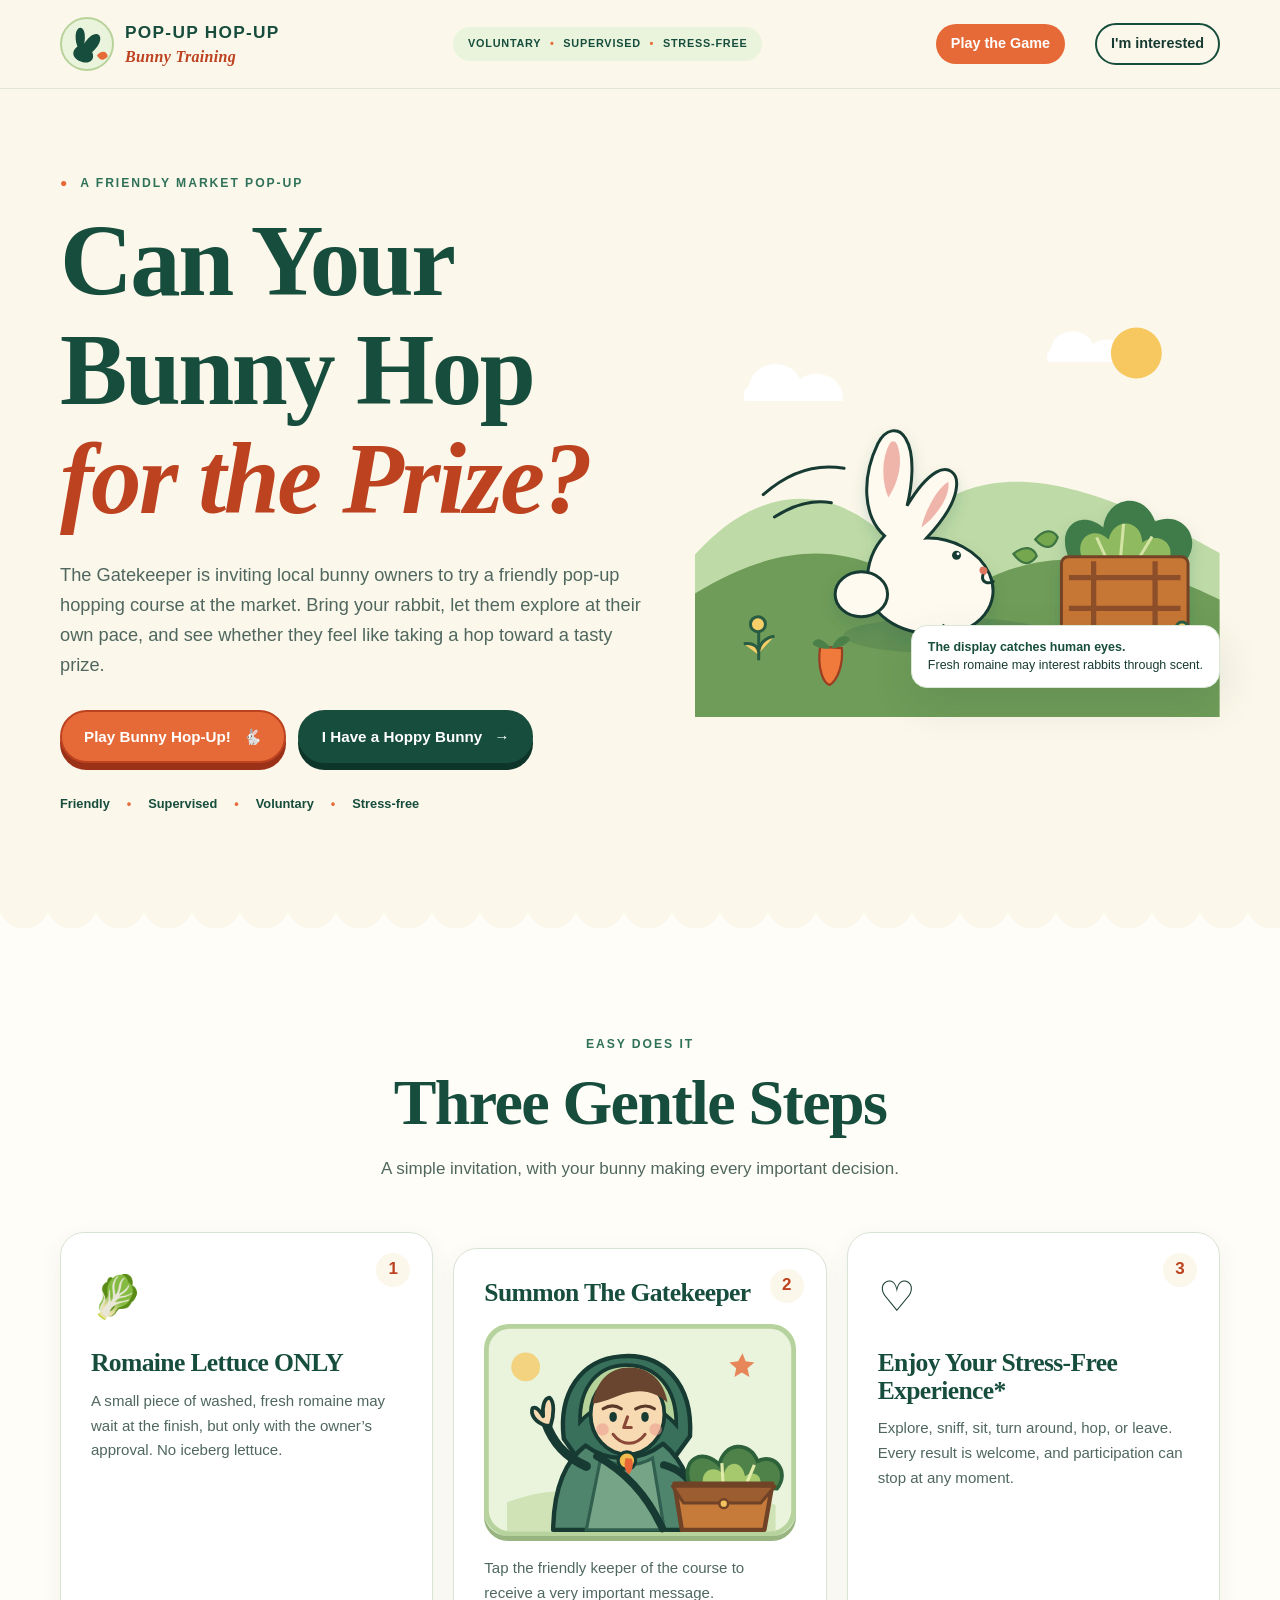
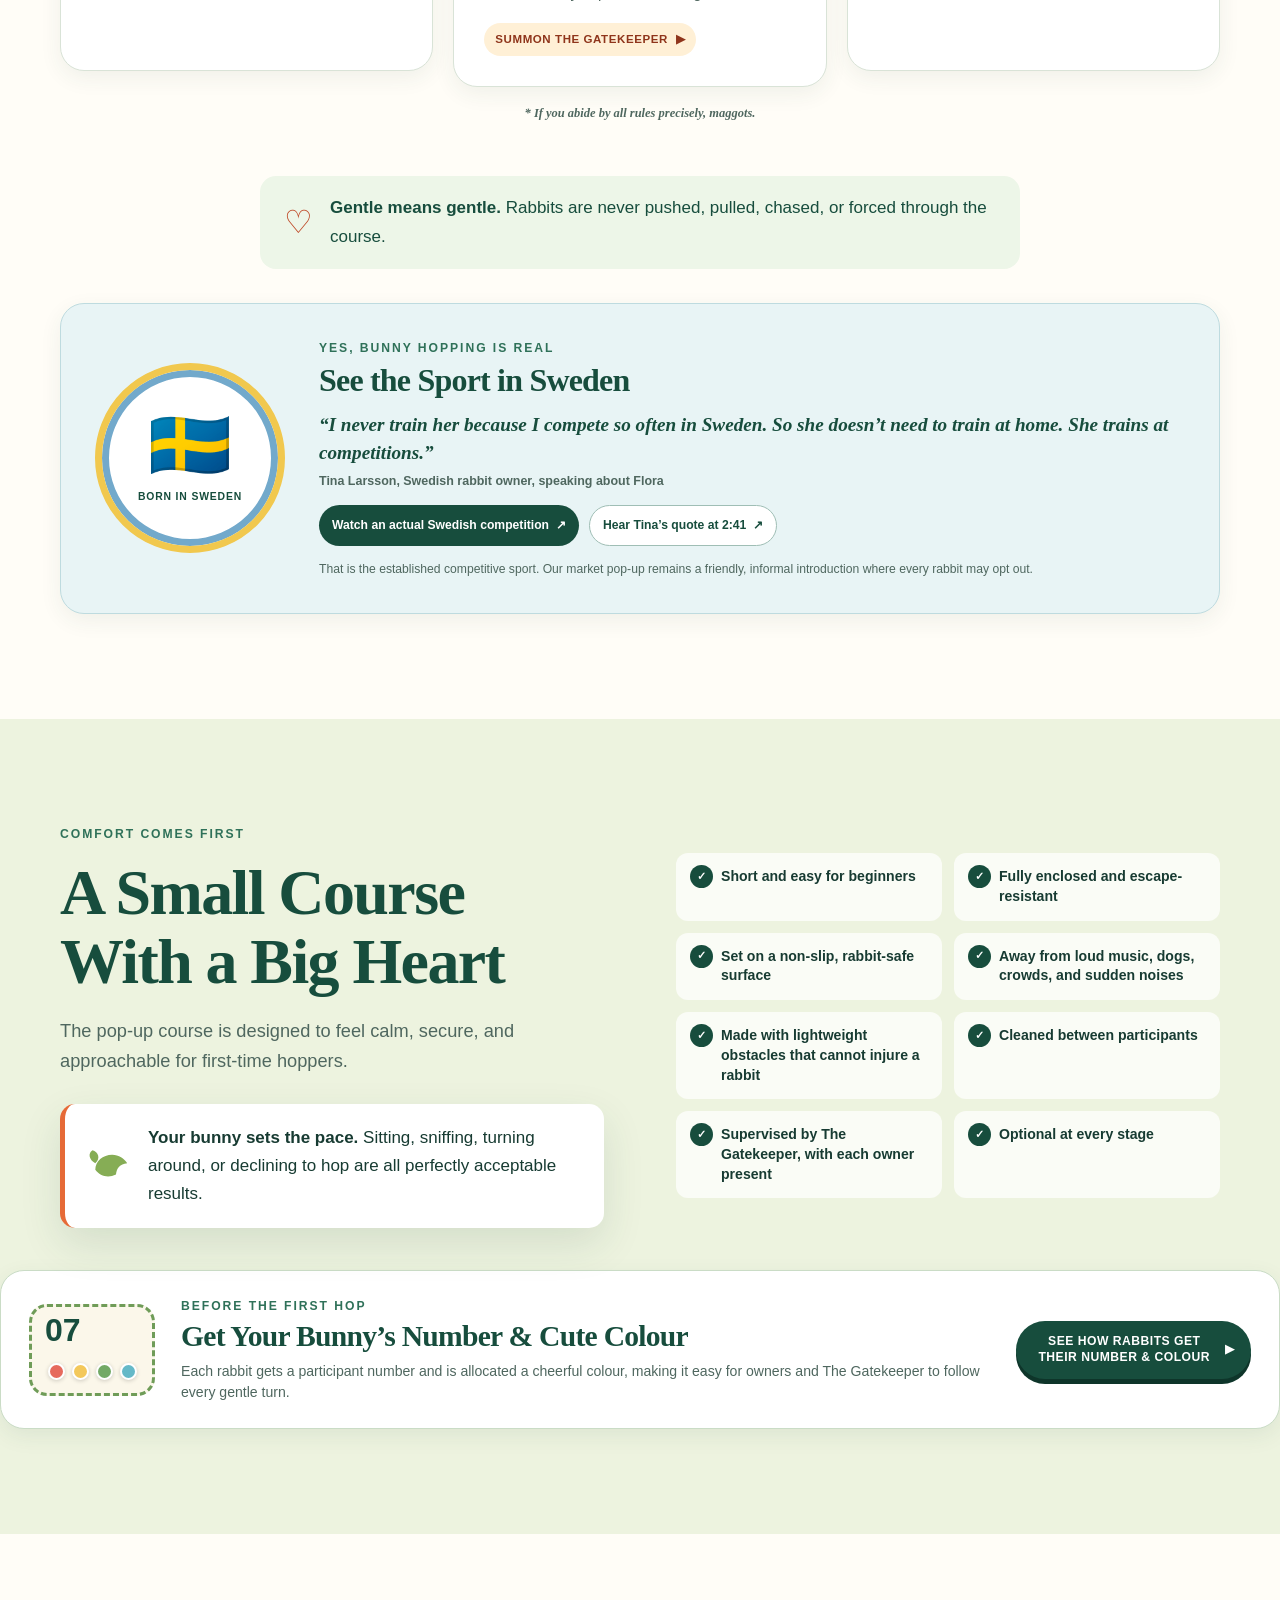
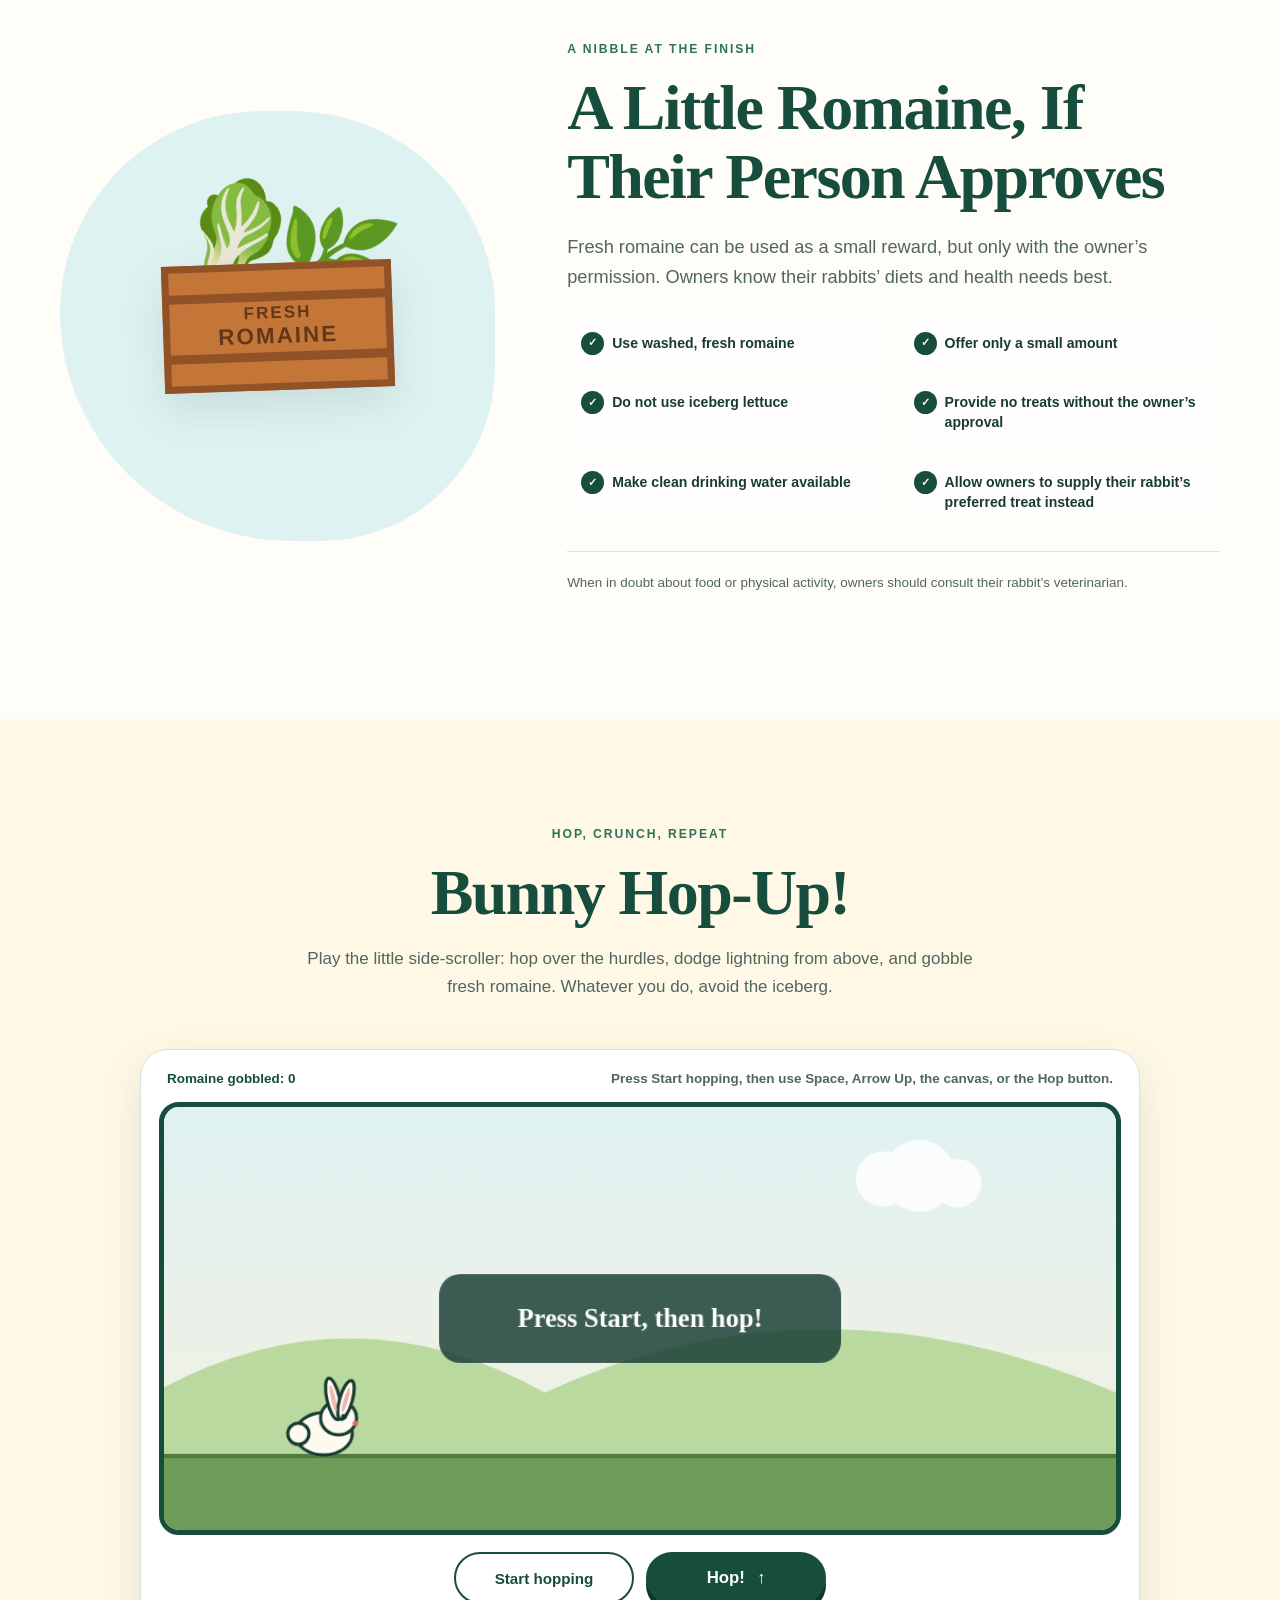
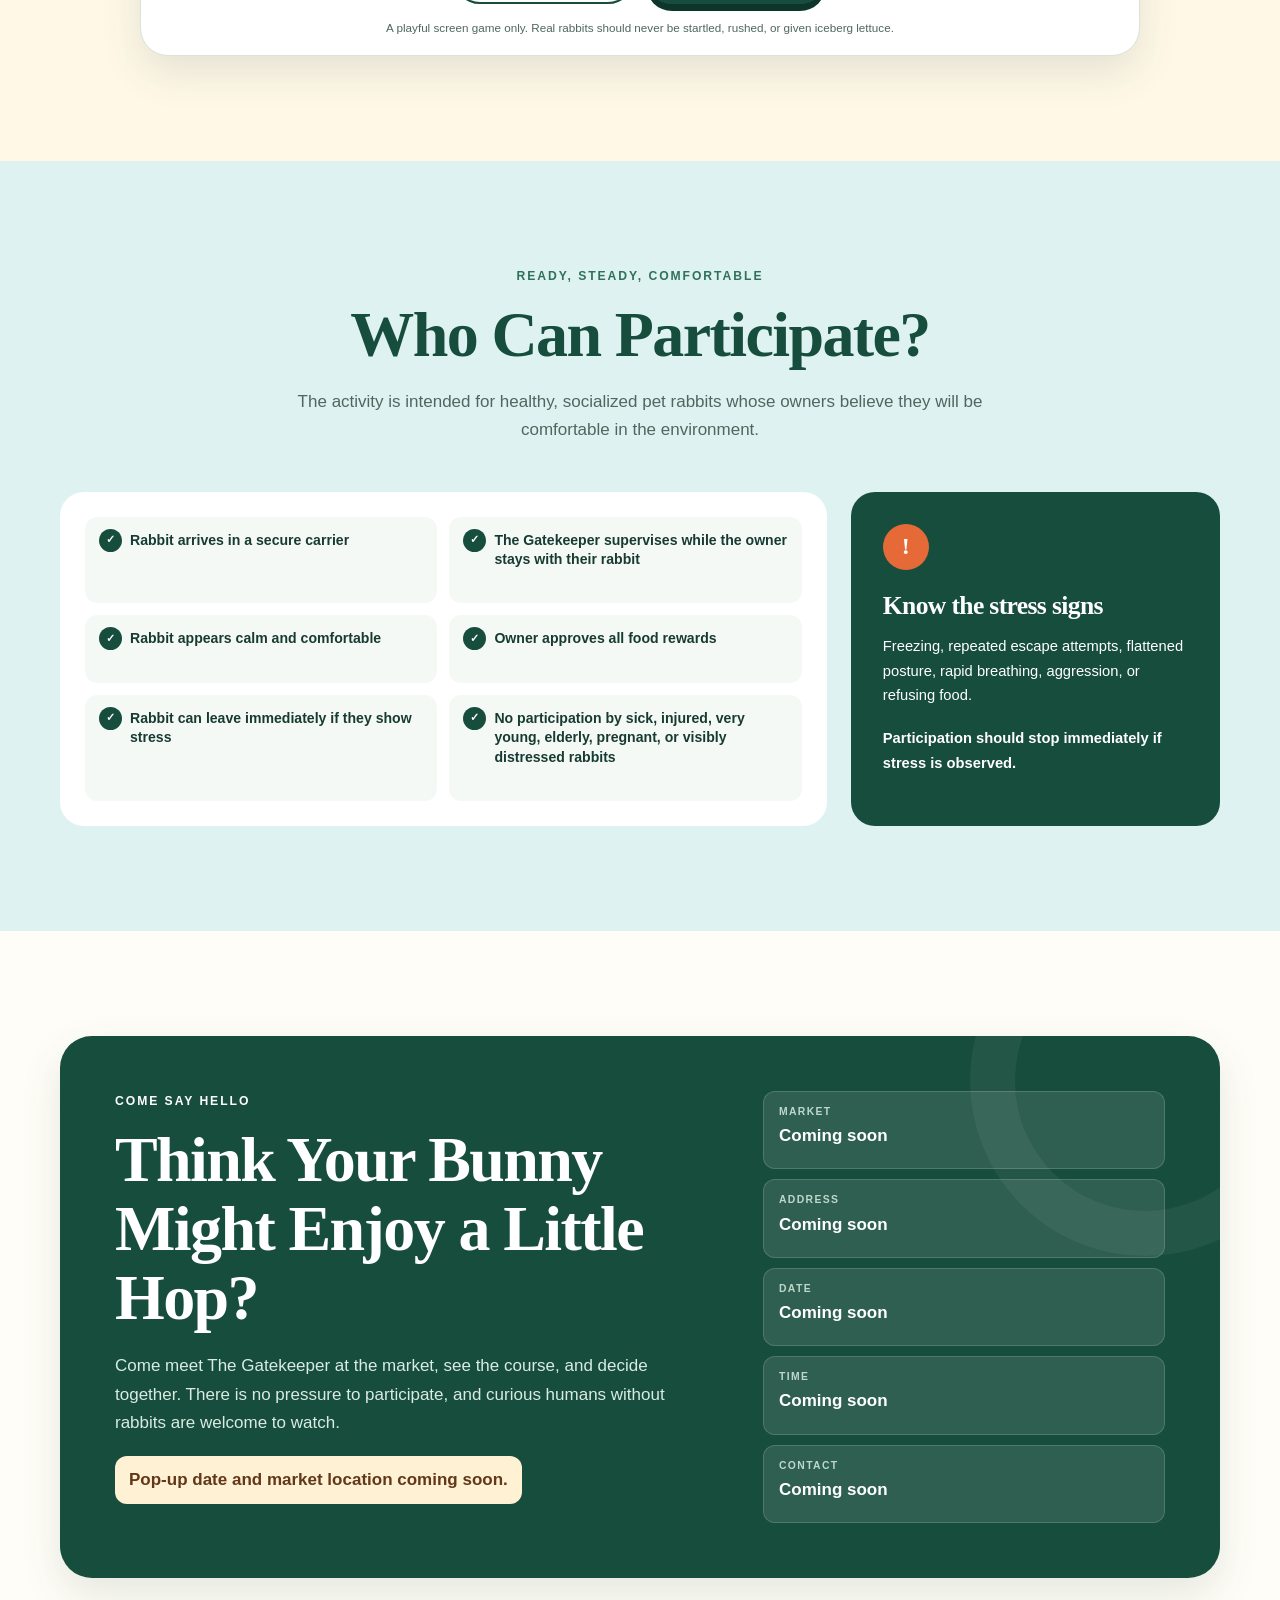
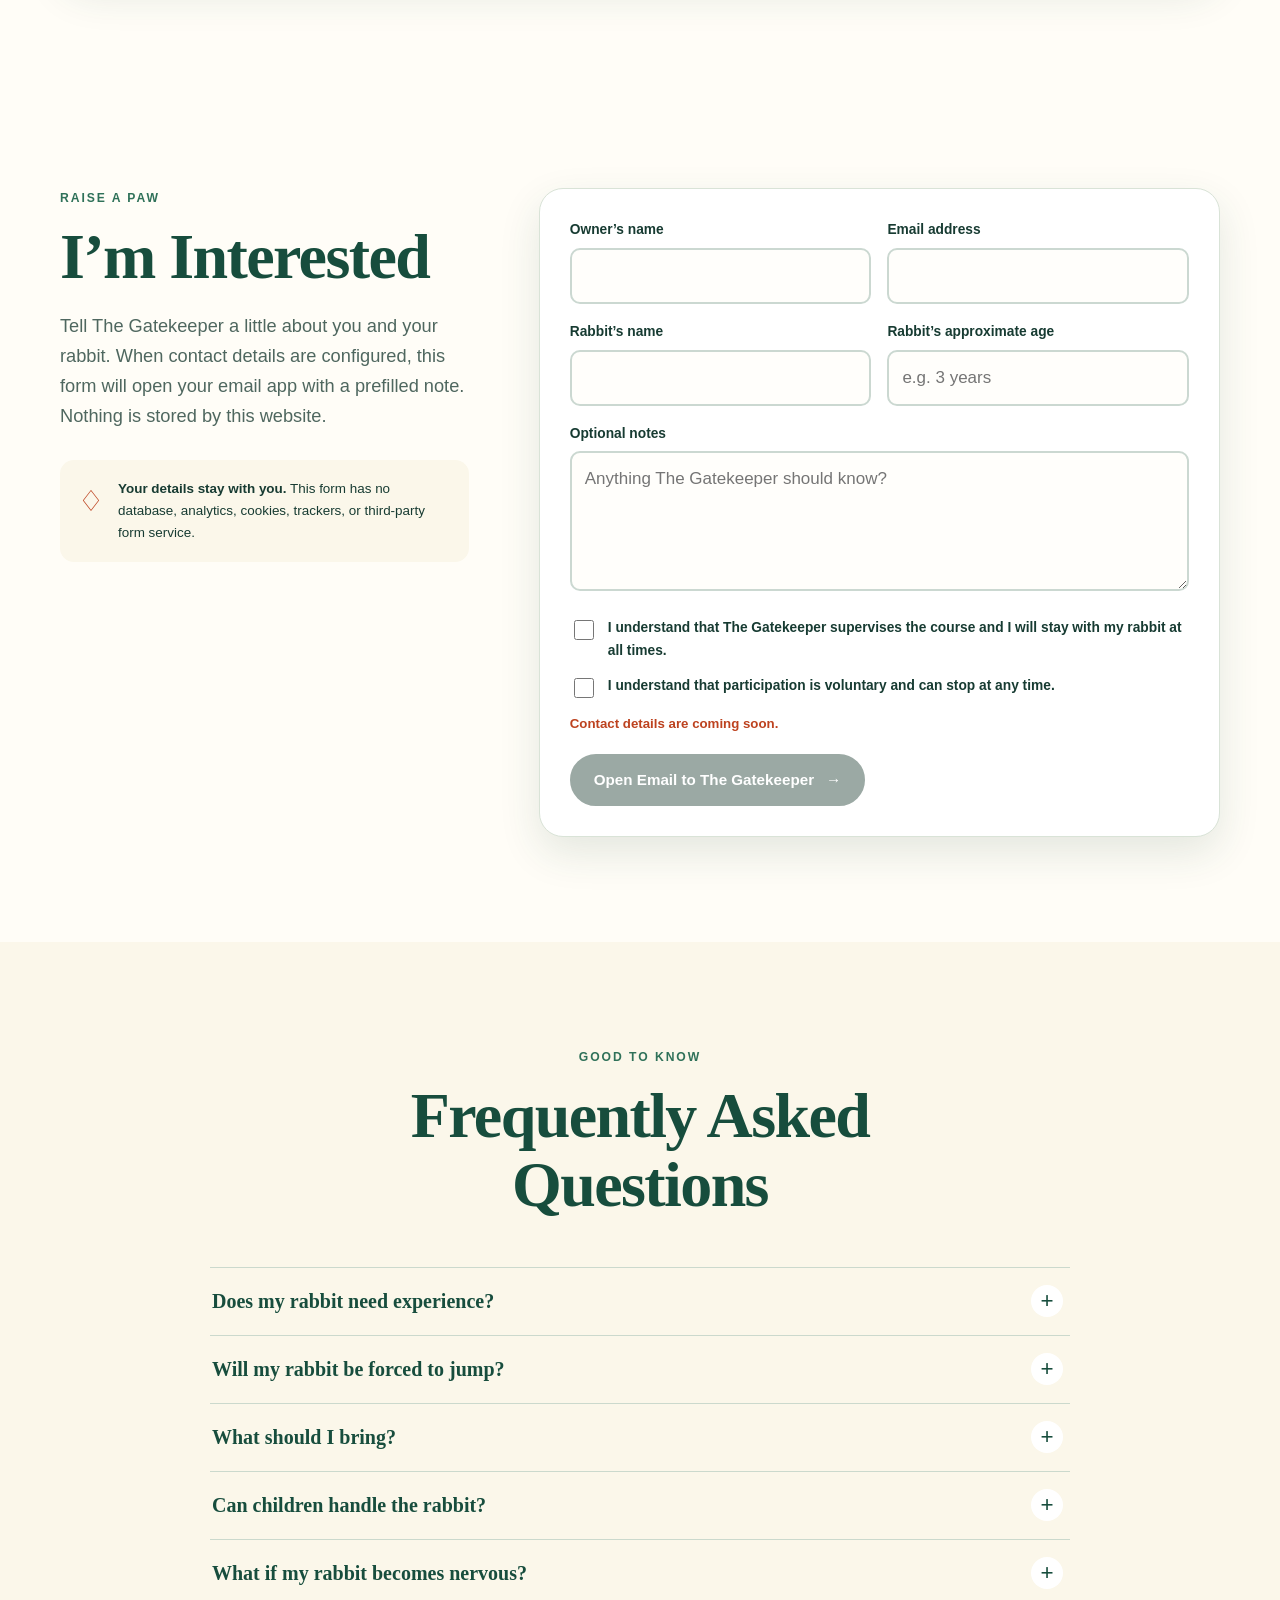
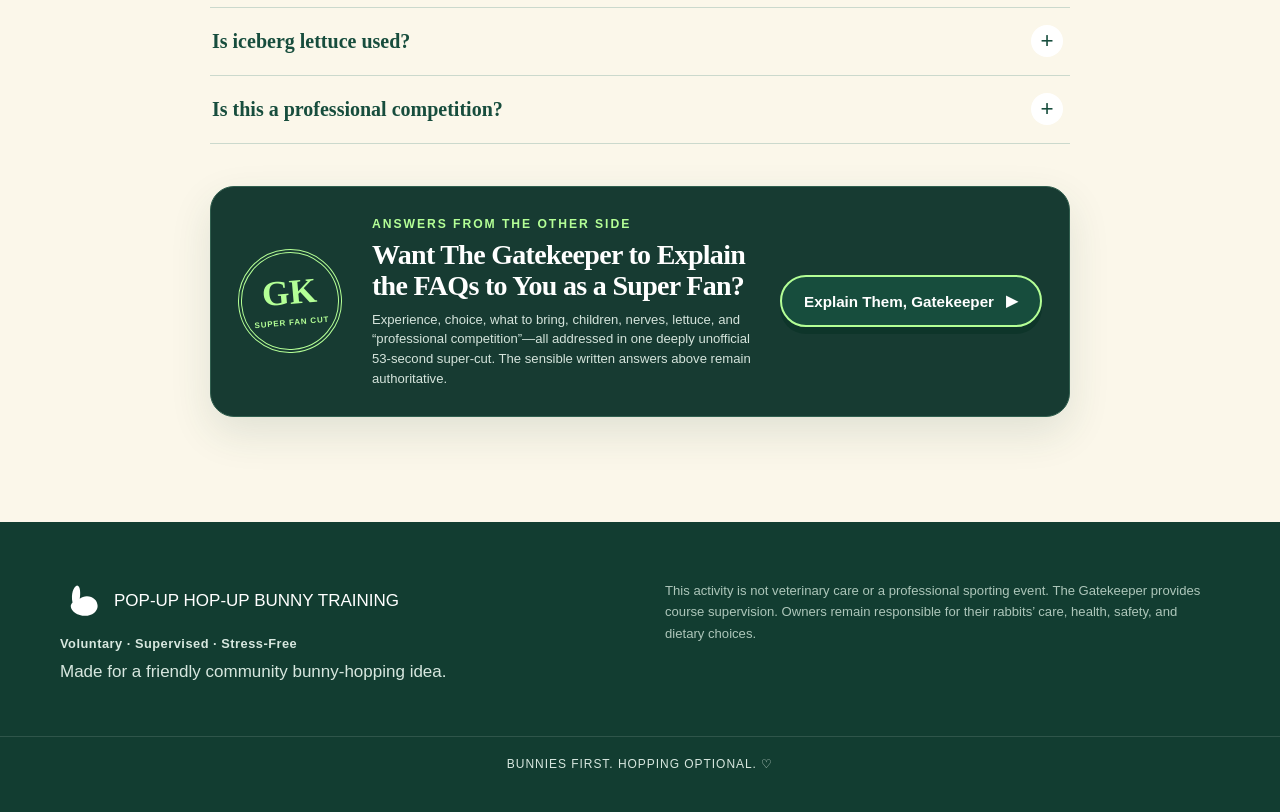
<file: index.html>
<!doctype html>
<html lang="en">
<head>
  <meta charset="utf-8">
  <meta name="viewport" content="width=device-width, initial-scale=1">
  <meta name="theme-color" content="#f7f1df">
  <meta name="description" content="A friendly, voluntary bunny-hopping course where rabbit comfort always comes first.">
  <meta property="og:title" content="Pop-Up Hop-Up Bunny Training | Hop for the Prize!">
  <meta property="og:description" content="Can your bunny hop for the prize? Meet The Gatekeeper at a friendly market hopping course.">
  <meta property="og:type" content="website">
  <meta property="og:image" content="/social-card.svg">
  <meta property="og:image:alt" content="A rabbit hopping toward fresh romaine in a market crate">
  <title>Pop-Up Hop-Up Bunny Training | Hop for the Prize!</title>
  <link rel="icon" href="favicon.svg" type="image/svg+xml">
  <link rel="stylesheet" href="styles.css?v=15">
  <script src="event-config.js?v=5" defer></script>
  <script src="popup-video.js?v=1" defer></script>
  <script src="game.js?v=13" defer></script>
</head>
<body>
  <a class="skip-link" href="#main">Skip to main content</a>
  <header class="site-header">
    <div class="shell nav-wrap">
      <a class="brand" href="#top" aria-label="Pop-Up Hop-Up Bunny Training, home">
        <span class="brand-mark"><svg aria-hidden="true" viewBox="0 0 64 64"><path d="M17 35C11 18 16 6 22 7c7 1 7 17 5 24 7-12 18-19 23-12 4 7-4 19-11 24 5 12-4 18-15 15C9 54 7 42 17 35Z"/><circle cx="40" cy="34" r="2.4"/><path class="brand-leaf" d="M46 48c8-9 16-5 16 2-6 7-12 6-16-2Z"/></svg></span>
        <span class="brand-copy"><strong>POP-UP HOP-UP</strong><span>Bunny Training</span></span>
      </a>
      <p class="header-promise">Voluntary <span>•</span> Supervised <span>•</span> Stress-Free</p>
      <nav aria-label="Primary navigation"><a class="nav-game" href="#game">Play the Game</a><a class="nav-cta" href="#interest">I'm interested</a></nav>
    </div>
  </header>

  <main id="main">
    <section class="hero" id="top">
      <div class="shell hero-grid">
        <div class="hero-copy">
          <p class="eyebrow"><span aria-hidden="true">●</span> A friendly market pop-up</p>
          <h1>Can Your Bunny Hop <em>for the Prize?</em></h1>
          <p class="lede">The Gatekeeper is inviting local bunny owners to try a friendly pop-up hopping course at the market. Bring your rabbit, let them explore at their own pace, and see whether they feel like taking a hop toward a tasty prize.</p>
          <div class="button-row"><a class="button game-button" href="#game">Play Bunny Hop-Up! <span aria-hidden="true">🐇</span></a><a class="button primary" href="#interest">I Have a Hoppy Bunny <span aria-hidden="true">→</span></a></div>
          <p class="trust"><span>Friendly</span><span>Supervised</span><span>Voluntary</span><span>Stress-free</span></p>
        </div>
        <div class="hero-art" aria-label="Illustration of a happy rabbit hopping toward a market crate of romaine lettuce" role="img">
          <svg viewBox="0 0 700 570" xmlns="http://www.w3.org/2000/svg" aria-hidden="true">
            <defs><filter id="shadow" x="-20%" y="-20%" width="140%" height="160%"><feDropShadow dx="0" dy="10" stdDeviation="9" flood-color="#315c51" flood-opacity=".18"/></filter></defs>
            <path class="cloud" d="M72 127c7-34 55-38 68-8 24-18 61 0 57 29H67c-4-7-2-15 5-21Zm403-49c5-28 45-31 56-6 20-15 50 0 47 24H471c-3-6-1-13 4-18Z"/>
            <circle class="sun" cx="589" cy="84" r="34"/><path class="hill-back" d="M0 353c93-103 193-91 267-12 94-123 223-107 433 10v219H0Z"/><path class="hill" d="M0 405c125-77 228-71 330 20 111-93 235-77 370-12v157H0Z"/>
            <g class="hop-lines"><path d="M91 273c34-30 70-42 108-35"/><path d="M106 303c28-18 53-23 76-19"/></g>
            <ellipse class="ground-shadow" cx="337" cy="461" rx="139" ry="24"/>
            <g class="bunny" filter="url(#shadow)">
              <path class="rabbit" d="M253 328c-29-26-31-77-9-123 10-20 28-23 37-7 14 23 8 66 2 90 10-17 22-35 39-45 16-9 29 1 27 19-2 25-24 52-40 69 31-1 70 16 84 48 17 40-13 78-65 80-59 2-99-28-98-70 0-26 9-46 23-61Z"/>
              <path class="ear-inner" d="M258 277c-11-26-7-57 2-72 3-5 8-4 10 2 8 22 2 49-12 70Zm44 40c8-29 22-52 36-61 3 18-15 46-36 61Z"/>
              <ellipse class="rabbit" cx="222" cy="406" rx="35" ry="30"/><circle class="eye" cx="349" cy="354" r="6"/><circle class="eye-glint" cx="351" cy="352" r="2"/><path class="nose" d="M381 370c9-3 13 6 5 11-6-2-8-7-5-11Z"/><path class="smile" d="M384 381c-2 9 7 12 14 8"/><path class="rabbit-leg" d="M330 447c30 23 54 25 73 13 10-6 19 6 10 14-31 25-75 15-100-12"/>
            </g>
            <g class="lettuce-hop"><path d="M425 352c14-12 27-9 31 3-8 12-19 14-31-3Z"/><path d="M454 333c11-14 24-14 30-3-5 14-16 19-30 3Z"/></g>
            <g class="crate" filter="url(#shadow)">
              <path class="lettuce-dark" d="M500 360c-21-44 15-69 45-43 5-43 55-49 69-8 35-16 65 21 41 53Z"/><path class="lettuce-light" d="M516 356c-9-26 17-42 36-23 7-31 44-27 45 4 22-16 44 2 36 22Z"/><path class="veins" d="M548 356l-12-26m57 27 17-28m-42 27 4-44"/><rect class="crate-box" x="489" y="356" width="169" height="100" rx="9"/><path class="crate-line" d="M499 384h149M499 425h149M532 362v88m82-88v88"/>
            </g>
            <g class="flowers"><path d="M85 449v45m-20-22c16-2 21 7 20 15m21-25c-15 2-21 13-21 23"/><circle cx="84" cy="446" r="10"/><path d="M650 455v39m-17-17c14-3 18 5 17 13"/><circle cx="650" cy="451" r="8"/></g>
            <g class="carrot"><path d="M167 476c-4 29 4 49 13 51 10-7 18-26 16-49Z"/><path d="M181 478c-13-17-23-13-24-5 8 5 15 7 24 5Zm1 0c9-20 21-19 25-11-6 7-15 11-25 11Z"/></g>
          </svg>
          <p class="art-note"><strong>The display catches human eyes.</strong> Fresh romaine may interest rabbits through scent.</p>
        </div>
      </div>
      <div class="scallop" aria-hidden="true"></div>
    </section>

    <section class="section" id="how">
      <div class="shell"><div class="section-heading"><p class="eyebrow">Easy does it</p><h2>Three Gentle Steps</h2><p>A simple invitation, with your bunny making every important decision.</p></div>
        <div class="steps">
          <article class="step-card"><span class="step-no">1</span><div class="step-icon" aria-hidden="true">🥬</div><h3>Romaine Lettuce ONLY</h3><p>A small piece of washed, fresh romaine may wait at the finish, but only with the owner’s approval. No iceberg lettuce.</p></article>
          <article class="step-card gatekeeper-card"><button class="gatekeeper-trigger" id="meet-gatekeeper" type="button" aria-haspopup="dialog" aria-controls="gatekeeper-dialog" data-gatekeeper-clip="gatekeeper-summon.mp4" data-gatekeeper-source="https://youtu.be/3g31Dj-sEiA?si=zeoUAO45zmbGQn8c&amp;t=65" data-gatekeeper-title="The Gatekeeper Has Appeared"><span class="step-no">2</span><span class="card-title gatekeeper-heading">Summon The Gatekeeper</span><span class="step-icon gatekeeper-icon" aria-hidden="true"><svg viewBox="0 0 200 160" role="presentation"><path class="hood-back" d="M49 78C43 42 60 17 91 14c31-3 55 19 57 58l-18 30H65Z"/><path class="hood-lining" d="M61 67c0-27 15-43 36-43 23 0 39 17 40 46-10-12-23-19-39-19-14 0-27 5-37 16Z"/><ellipse class="cartoon-face" cx="99" cy="64" rx="30" ry="32"/><path class="cartoon-hair" d="M72 56c3-20 15-29 29-29 15 0 27 9 30 27-9-8-17-11-28-9-10 2-18 7-31 11Z"/><path class="cartoon-brow" d="M81 59c5-3 10-3 14 0m11 0c5-3 10-3 14 0"/><ellipse class="cartoon-eye" cx="88" cy="65" rx="3" ry="4"/><ellipse class="cartoon-eye" cx="113" cy="65" rx="3" ry="4"/><circle class="cartoon-cheek" cx="80" cy="76" r="5"/><circle class="cartoon-cheek" cx="121" cy="76" r="5"/><path class="cartoon-nose" d="M99 65l-3 8h6"/><path class="cartoon-smile" d="M88 78c7 10 18 10 25 0"/><path class="cloak-body" d="M66 88c-16 13-23 35-24 65h111c-2-31-11-53-27-66-17 13-43 14-60 1Z"/><path class="cloak-panel" d="M79 98c9 6 27 7 39 0l9 55H68Z"/><circle class="cloak-clasp" cx="99" cy="101" r="7"/><path class="carrot-clasp" d="M98 99c-2 7 0 11 2 12 3-3 4-7 3-12Z"/><path class="wave-arm" d="M68 103c-16-7-24-17-28-30"/><path class="cartoon-hand" d="M39 75c-8-3-12-9-10-13 3-2 6 3 8 5-1-7 1-13 5-13 4 3 3 13 1 21Z"/><path class="holding-arm" d="M128 104c14 4 21 14 24 27"/><path class="bag-strap" d="M75 96c26 14 40 34 49 57"/><path class="lettuce-a" d="M137 119c-7-21 10-31 24-16 3-19 24-20 31-3 15-7 25 10 15 23Z"/><path class="lettuce-b" d="M147 119c-2-12 9-17 17-8 3-13 15-12 17 1 9-6 15 2 11 10Z"/><path class="romaine-vein" d="M163 119l-1-17m19 18 7-16"/><path class="satchel-body" d="M126 119h68l-6 37h-57Z"/><path class="satchel-top" d="M124 121h72l-10 13h-54Z"/><circle class="satchel-button" cx="160" cy="134" r="3"/></svg></span><span class="card-copy">Tap the friendly keeper of the course to receive a very important message.</span><span class="watch-cue">Summon The Gatekeeper <span aria-hidden="true">▶</span></span></button></article>
          <article class="step-card"><span class="step-no">3</span><div class="step-icon" aria-hidden="true">♡</div><h3>Enjoy Your Stress-Free Experience*</h3><p>Explore, sniff, sit, turn around, hop, or leave. Every result is welcome, and participation can stop at any moment.</p></article>
        </div>
        <p class="maggot-note">* If you abide by all rules precisely, maggots.</p>
        <div class="kind-note"><span aria-hidden="true">♡</span><p><strong>Gentle means gentle.</strong> Rabbits are never pushed, pulled, chased, or forced through the course.</p></div>
        <aside class="sweden-story" aria-labelledby="sweden-story-title">
          <div class="sweden-badge" aria-hidden="true"><span>🇸🇪</span><small>Born in Sweden</small></div>
          <div class="sweden-copy">
            <p class="eyebrow">Yes, bunny hopping is real</p>
            <h3 id="sweden-story-title">See the Sport in Sweden</h3>
            <blockquote>“I never train her because I compete so often in Sweden. So she doesn’t need to train at home. She trains at competitions.”</blockquote>
            <p class="quote-credit">Tina Larsson, Swedish rabbit owner, speaking about Flora</p>
            <div class="story-links"><a href="https://www.youtube.com/watch?v=qM9YWm6T_hc" target="_blank" rel="noopener noreferrer">Watch an actual Swedish competition <span aria-hidden="true">↗</span></a><a href="https://www.youtube.com/watch?v=qM9YWm6T_hc&amp;t=161s" target="_blank" rel="noopener noreferrer">Hear Tina’s quote at 2:41 <span aria-hidden="true">↗</span></a></div>
            <p class="context-note">That is the established competitive sport. Our market pop-up remains a friendly, informal introduction where every rabbit may opt out.</p>
          </div>
        </aside>
      </div>
    </section>

    <section class="section tint" id="course">
      <div class="shell split"><div><p class="eyebrow">Comfort comes first</p><h2>A Small Course With a Big Heart</h2><p class="section-intro">The pop-up course is designed to feel calm, secure, and approachable for first-time hoppers.</p><div class="pace-note"><svg aria-hidden="true" viewBox="0 0 48 48"><path d="M11 28c0-9 8-16 18-16 7 0 13 4 16 9-8 1-11 5-12 12-8 4-17 2-22-5Z"/><path d="M11 21C4 17 3 10 8 7c6 2 9 8 3 14Z"/></svg><p><strong>Your bunny sets the pace.</strong> Sitting, sniffing, turning around, or declining to hop are all perfectly acceptable results.</p></div></div>
        <ul class="feature-list"><li>Short and easy for beginners</li><li>Fully enclosed and escape-resistant</li><li>Set on a non-slip, rabbit-safe surface</li><li>Away from loud music, dogs, crowds, and sudden noises</li><li>Made with lightweight obstacles that cannot injure a rabbit</li><li>Cleaned between participants</li><li>Supervised by The Gatekeeper, with each owner present</li><li>Optional at every stage</li></ul>
      </div>
      <aside class="rabbit-allocation" aria-labelledby="allocation-title">
        <div class="allocation-ticket" aria-hidden="true"><span class="ticket-number">07</span><span class="colour-dot coral"></span><span class="colour-dot sunshine"></span><span class="colour-dot meadow"></span><span class="colour-dot sky-dot"></span></div>
        <div class="allocation-copy"><p class="eyebrow">Before the first hop</p><h3 id="allocation-title">Get Your Bunny’s Number &amp; Cute Colour</h3><p>Each rabbit gets a participant number and is allocated a cheerful colour, making it easy for owners and The Gatekeeper to follow every gentle turn.</p></div>
        <button class="allocation-cta" type="button" aria-haspopup="dialog" aria-controls="gatekeeper-dialog" data-gatekeeper-clip="gatekeeper-colour.mp4" data-gatekeeper-source="https://youtu.be/3g31Dj-sEiA?si=zeoUAO45zmbGQn8c&amp;t=108" data-gatekeeper-title="Your Number and Colour Await">See How Rabbits Get Their Number &amp; Colour <span aria-hidden="true">▶</span></button>
      </aside>
    </section>

    <section class="section" id="prize"><div class="shell split reverse"><div class="prize-art" aria-hidden="true"><span class="leaf l1">🥬</span><span class="leaf l2">🌿</span><div class="crate-mini">FRESH<br><strong>ROMAINE</strong></div></div><div><p class="eyebrow">A nibble at the finish</p><h2>A Little Romaine, If Their Person Approves</h2><p class="section-intro">Fresh romaine can be used as a small reward, but only with the owner’s permission. Owners know their rabbits’ diets and health needs best.</p><ul class="check-list"><li>Use washed, fresh romaine</li><li>Offer only a small amount</li><li>Do not use iceberg lettuce</li><li>Provide no treats without the owner’s approval</li><li>Make clean drinking water available</li><li>Allow owners to supply their rabbit’s preferred treat instead</li></ul><p class="fine-note">When in doubt about food or physical activity, owners should consult their rabbit’s veterinarian.</p></div></div></section>

    <section class="section game-section" id="game"><div class="shell"><div class="section-heading"><p class="eyebrow">Hop, crunch, repeat</p><h2>Bunny Hop-Up!</h2><p>Play the little side-scroller: hop over the hurdles, dodge lightning from above, and gobble fresh romaine. Whatever you do, avoid the iceberg.</p></div>
      <div class="game-shell">
        <div class="game-hud"><p>Romaine gobbled: <strong id="game-score">0</strong></p><p id="game-status" role="status" aria-live="polite">Press Start hopping, then use Space, Arrow Up, the canvas, or the Hop button.</p></div>
        <div class="game-stage"><canvas id="bunny-game-canvas" width="900" height="400" tabindex="0" aria-label="Bunny side-scroller game. Jump over international equestrian hurdles, dodge lightning bolts from above, collect romaine, and avoid iceberg lettuce.">Your browser does not support the bunny game canvas.</canvas>
          <div class="game-video-cameo" id="game-video-cameo" hidden aria-hidden="true"><div id="game-video-frame"></div><span>A message from The Gatekeeper</span></div>
          <div class="game-audio-frame" id="game-audio-frame" aria-hidden="true"></div>
          <div class="game-gatekeeper" id="game-gatekeeper" hidden><img id="game-gatekeeper-photo" data-src="gatekeeper-banished.jpg?v=1" alt="The real Gatekeeper delivering the game-over verdict"><video id="game-gatekeeper-fury" src="gatekeeper-fury.mp4" muted playsinline preload="metadata" hidden aria-hidden="true"></video><p id="game-verdict">You are banished!</p><button id="game-retry" type="button">Face the course again</button></div>
        </div>
        <div class="game-controls"><button class="button secondary" id="game-start" type="button">Start hopping</button><button class="button primary game-jump" id="game-jump" type="button">Hop! <span aria-hidden="true">↑</span></button></div>
        <p class="game-note">A playful screen game only. Real rabbits should never be startled, rushed, or given iceberg lettuce.</p>
      </div>
    </div></section>

    <section class="section sky" id="participate"><div class="shell"><div class="section-heading"><p class="eyebrow">Ready, steady, comfortable</p><h2>Who Can Participate?</h2><p>The activity is intended for healthy, socialized pet rabbits whose owners believe they will be comfortable in the environment.</p></div><div class="participate-grid"><ul class="check-list card-list"><li>Rabbit arrives in a secure carrier</li><li>The Gatekeeper supervises while the owner stays with their rabbit</li><li>Rabbit appears calm and comfortable</li><li>Owner approves all food rewards</li><li>Rabbit can leave immediately if they show stress</li><li>No participation by sick, injured, very young, elderly, pregnant, or visibly distressed rabbits</li></ul><aside class="stress-card"><div class="stress-icon" aria-hidden="true">!</div><h3>Know the stress signs</h3><p>Freezing, repeated escape attempts, flattened posture, rapid breathing, aggression, or refusing food.</p><p><strong>Participation should stop immediately if stress is observed.</strong></p></aside></div></div></section>

    <section class="section invitation" id="visit"><div class="shell"><div class="invite-panel"><div class="invite-copy"><p class="eyebrow">Come say hello</p><h2>Think Your Bunny Might Enjoy a Little Hop?</h2><p>Come meet The Gatekeeper at the market, see the course, and decide together. There is no pressure to participate, and curious humans without rabbits are welcome to watch.</p><p class="coming-soon" id="event-status">Pop-up date and market location coming soon.</p></div><dl class="event-details" id="event-details"><div><dt>Market</dt><dd data-event="marketName">Coming soon</dd></div><div><dt>Address</dt><dd data-event="marketAddress">Coming soon</dd></div><div><dt>Date</dt><dd data-event="eventDate">Coming soon</dd></div><div><dt>Time</dt><dd data-event="eventTime">Coming soon</dd></div><div><dt>Contact</dt><dd data-event="contactEmail">Coming soon</dd></div></dl></div></div></section>

    <section class="section" id="interest"><div class="shell form-grid"><div><p class="eyebrow">Raise a paw</p><h2>I’m Interested</h2><p class="section-intro">Tell The Gatekeeper a little about you and your rabbit. When contact details are configured, this form will open your email app with a prefilled note. Nothing is stored by this website.</p><div class="privacy-note"><span aria-hidden="true">♢</span><p><strong>Your details stay with you.</strong> This form has no database, analytics, cookies, trackers, or third-party form service.</p></div></div>
        <form id="interest-form" novalidate><div class="field-row"><div class="field"><label for="owner">Owner’s name</label><input id="owner" name="owner" autocomplete="name" required></div><div class="field"><label for="email">Email address</label><input id="email" name="email" type="email" autocomplete="email" required></div></div><div class="field-row"><div class="field"><label for="rabbit">Rabbit’s name</label><input id="rabbit" name="rabbit" required></div><div class="field"><label for="age">Rabbit’s approximate age</label><input id="age" name="age" placeholder="e.g. 3 years" required></div></div><div class="field"><label for="notes">Optional notes</label><textarea id="notes" name="notes" rows="4" placeholder="Anything The Gatekeeper should know?"></textarea></div><label class="checkbox"><input type="checkbox" name="supervise" required><span>I understand that The Gatekeeper supervises the course and I will stay with my rabbit at all times.</span></label><label class="checkbox"><input type="checkbox" name="voluntary" required><span>I understand that participation is voluntary and can stop at any time.</span></label><p class="form-message" id="form-message" role="status">Contact details are coming soon.</p><button class="button primary" id="submit-button" type="submit" disabled>Open Email to The Gatekeeper <span aria-hidden="true">→</span></button><noscript><p class="form-message">JavaScript is needed to prepare the email. Contact details are coming soon.</p></noscript></form>
      </div></section>

    <section class="section faq-section" id="faq"><div class="shell narrow"><div class="section-heading"><p class="eyebrow">Good to know</p><h2>Frequently Asked Questions</h2></div><div class="faq-list">
      <details><summary>Does my rabbit need experience?</summary><p>No. The course is short and beginner-friendly. Your rabbit is also welcome to simply look, sniff, or decide not to participate.</p><button class="faq-gatekeeper-link" type="button" aria-haspopup="dialog" aria-controls="gatekeeper-dialog" data-gatekeeper-clip="gatekeeper-faq-experience.mp4" data-gatekeeper-source="https://youtu.be/3g31Dj-sEiA?t=664" data-gatekeeper-title="Experience, According to The Gatekeeper">Let The Gatekeeper explain <span aria-hidden="true">▶</span></button></details>
      <details><summary>Will my rabbit be forced to jump?</summary><p>Never. Rabbits are not pushed, pulled, chased, or forced. They choose whether to explore or hop, and can stop at any moment.</p><button class="faq-gatekeeper-link" type="button" aria-haspopup="dialog" aria-controls="gatekeeper-dialog" data-gatekeeper-clip="gatekeeper-faq-choice.mp4" data-gatekeeper-source="https://youtu.be/3g31Dj-sEiA?t=2475" data-gatekeeper-title="The Gatekeeper Attempts Reassurance">Hear his deeply reassuring answer <span aria-hidden="true">▶</span></button></details>
      <details><summary>What should I bring?</summary><p>Bring your rabbit in a secure carrier, plus any familiar comfort items, water setup, and an approved favourite treat you would like used.</p><button class="faq-gatekeeper-link" type="button" aria-haspopup="dialog" aria-controls="gatekeeper-dialog" data-gatekeeper-clip="gatekeeper-faq-bring.mp4" data-gatekeeper-source="https://youtu.be/3g31Dj-sEiA?t=1075" data-gatekeeper-title="What to Bring, According to The Gatekeeper">Consult The Gatekeeper’s packing list <span aria-hidden="true">▶</span></button></details>
      <details><summary>Can children handle the rabbit?</summary><p>The Gatekeeper supervises the course, while the rabbit’s adult owner decides who may handle them and stays present at all times. Calm, safe handling and the rabbit’s comfort come first.</p><button class="faq-gatekeeper-link" type="button" aria-haspopup="dialog" aria-controls="gatekeeper-dialog" data-gatekeeper-clip="gatekeeper-faq-children.mp4" data-gatekeeper-source="https://youtu.be/3g31Dj-sEiA?t=2858" data-gatekeeper-title="A Word for the Young One">Let him address the young one <span aria-hidden="true">▶</span></button></details>
      <details><summary>What if my rabbit becomes nervous?</summary><p>Stop immediately and return them to the security of their carrier or another calm space. Leaving the activity is always okay.</p><button class="faq-gatekeeper-link" type="button" aria-haspopup="dialog" aria-controls="gatekeeper-dialog" data-gatekeeper-clip="gatekeeper-faq-stare.mp4" data-gatekeeper-source="https://youtu.be/3g31Dj-sEiA?t=3147" data-gatekeeper-title="The One-Minute Staring Contest">Challenge The Gatekeeper—do not blink <span aria-hidden="true">▶</span></button></details>
      <details><summary>Is iceberg lettuce used?</summary><p>No. Only a small amount of washed, fresh romaine may be offered, with the owner’s permission.</p><button class="faq-gatekeeper-link" type="button" aria-haspopup="dialog" aria-controls="gatekeeper-dialog" data-gatekeeper-clip="gatekeeper-faq-iceberg.mp4" data-gatekeeper-source="https://youtu.be/3g31Dj-sEiA?t=3295" data-gatekeeper-title="The Gatekeeper Discusses Fine Dining">Hear The Gatekeeper’s tasting notes <span aria-hidden="true">▶</span></button></details>
      <details><summary>Is this a professional competition?</summary><p>No. This is a friendly, informal community activity, not a sanctioned sporting event. The rabbit’s comfort matters more than completing the course.</p><button class="faq-gatekeeper-link" type="button" aria-haspopup="dialog" aria-controls="gatekeeper-dialog" data-gatekeeper-clip="gatekeeper-faq-competition.mp4" data-gatekeeper-source="https://youtu.be/3g31Dj-sEiA?t=2406" data-gatekeeper-title="The Gatekeeper Defines a Professional Competition">Ask who makes the rules <span aria-hidden="true">▶</span></button></details>
    </div>
      <aside class="faq-gatekeeper-cta" aria-labelledby="faq-gatekeeper-title">
        <div class="faq-superfan-mark" aria-hidden="true"><span>GK</span><small>SUPER FAN CUT</small></div>
        <div class="faq-gatekeeper-copy"><p class="eyebrow">Answers from the other side</p><h3 id="faq-gatekeeper-title">Want The Gatekeeper to Explain the FAQs to You as a Super Fan?</h3><p>Experience, choice, what to bring, children, nerves, lettuce, and “professional competition”—all addressed in one deeply unofficial 53-second super-cut. The sensible written answers above remain authoritative.</p></div>
        <button class="button primary faq-gatekeeper-button" type="button" aria-haspopup="dialog" aria-controls="gatekeeper-dialog" data-gatekeeper-clip="gatekeeper-faq-superfan.mp4" data-gatekeeper-source="https://youtu.be/3g31Dj-sEiA?si=zeoUAO45zmbGQn8c&amp;t=664" data-gatekeeper-title="The Gatekeeper Explains Everything">Explain Them, Gatekeeper <span aria-hidden="true">▶</span></button>
      </aside>
    </div></section>
  </main>

  <footer><div class="shell footer-grid"><div><a class="brand footer-brand" href="#top"><svg aria-hidden="true" viewBox="0 0 48 48"><path d="M14 25c-2-9 1-18 5-19 4 0 4 10 3 15 2-2 5-3 8-3 7 0 12 5 12 11s-6 11-14 11S12 35 12 29c0-1 1-3 2-4Z"/></svg><span>POP-UP HOP-UP BUNNY TRAINING</span></a><p><strong>Voluntary · Supervised · Stress-Free</strong></p><p>Made for a friendly community bunny-hopping idea.</p></div><p class="disclaimer">This activity is not veterinary care or a professional sporting event. The Gatekeeper provides course supervision. Owners remain responsible for their rabbits’ care, health, safety, and dietary choices.</p></div><p class="footer-bottom">Bunnies first. Hopping optional. <span aria-hidden="true">♡</span></p></footer>

  <dialog class="gatekeeper-dialog" id="gatekeeper-dialog" aria-labelledby="gatekeeper-title">
    <div class="dialog-shell">
      <button class="dialog-close" id="close-gatekeeper" type="button" aria-label="Close Gatekeeper video">×</button>
      <p class="vhs-label">A MESSAGE FROM THE OTHER SIDE</p>
      <h2 id="gatekeeper-title">The Gatekeeper Has Appeared</h2>
      <p class="sound-warning"><strong>Sound on:</strong> The Gatekeeper is not known for his indoor voice. For rabbit comfort, watch away from participating rabbits or keep the volume low.</p>
      <div class="video-frame" id="gatekeeper-video">
        <p>Summoning The Gatekeeper…</p>
      </div>
      <p class="video-credit">Video excerpt from <a id="gatekeeper-source" href="https://youtu.be/3g31Dj-sEiA?si=zeoUAO45zmbGQn8c&amp;t=65" target="_blank" rel="noopener noreferrer"><cite>Nightmare: The Video Board Game / Atmosfear</cite> (1991) on YouTube</a>. YouTube is opened only if you follow this source link.</p>
    </div>
  </dialog>
</body>
</html>
</file>
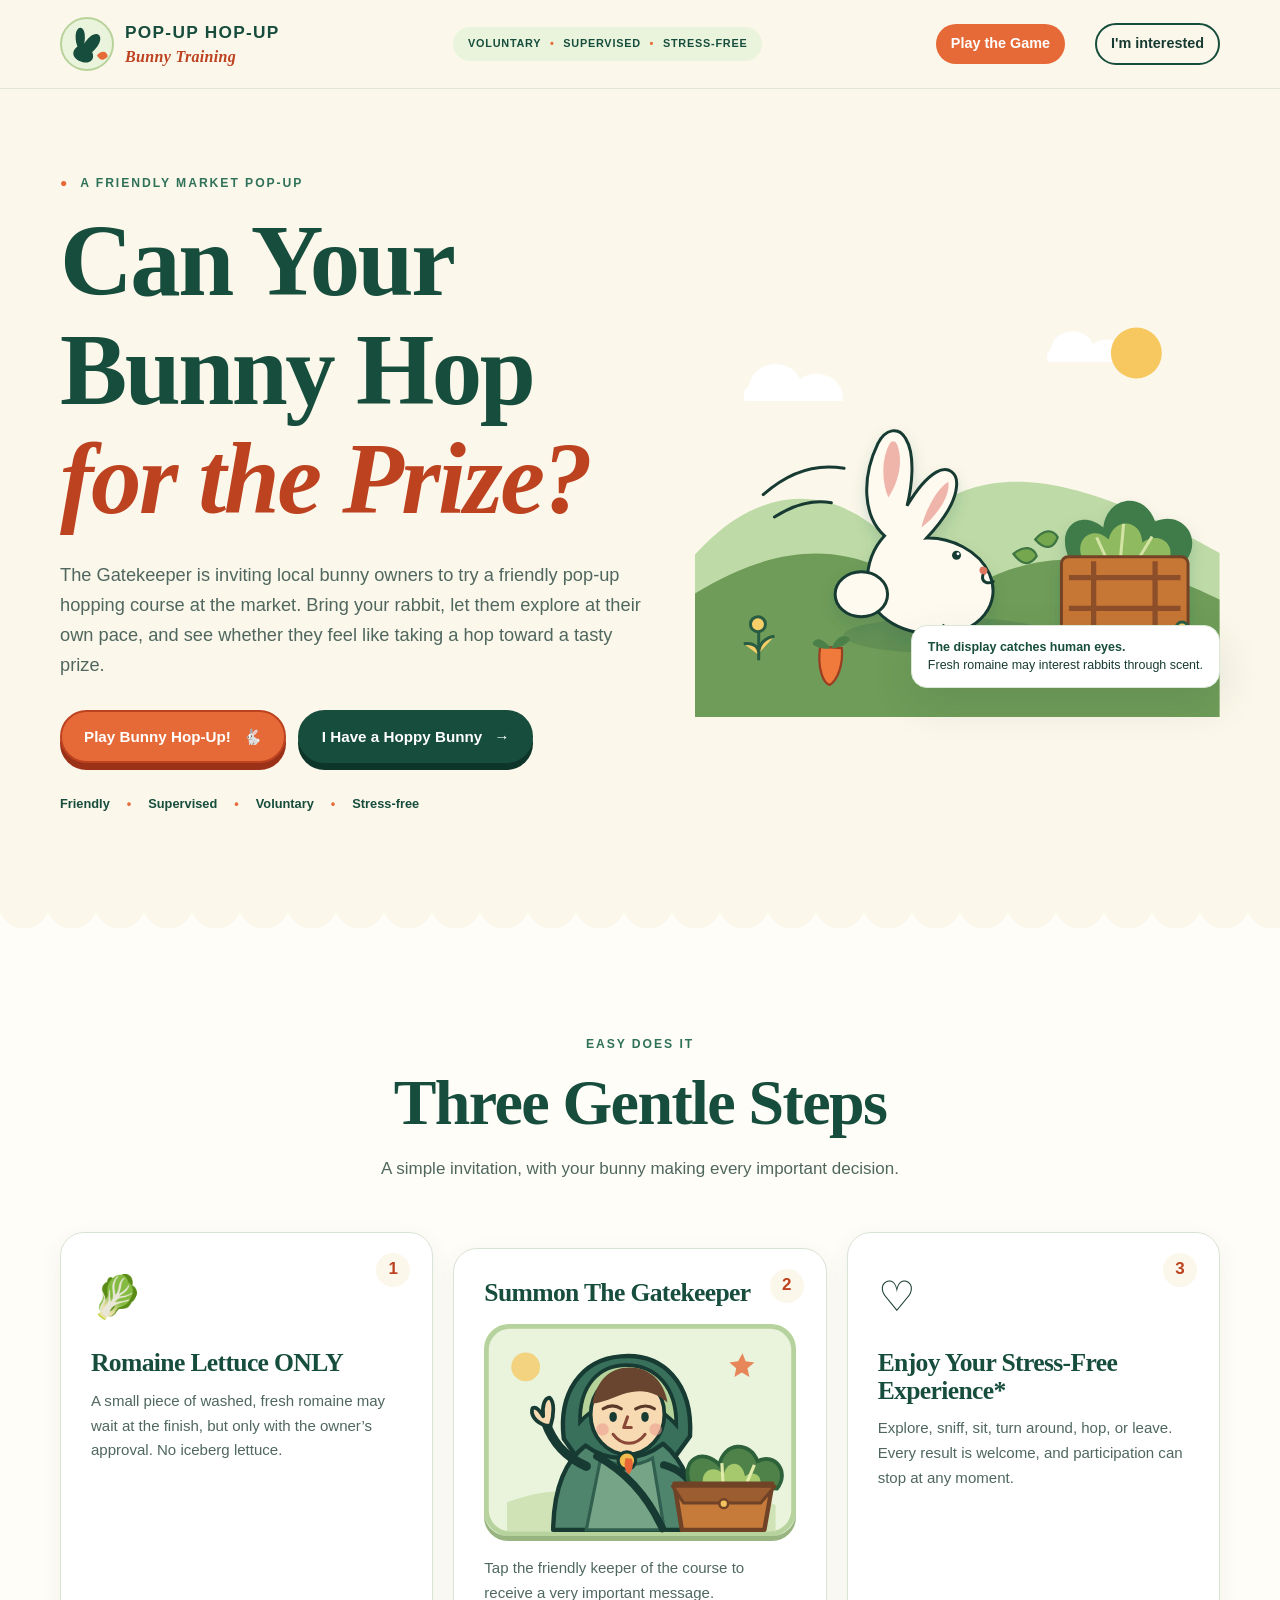
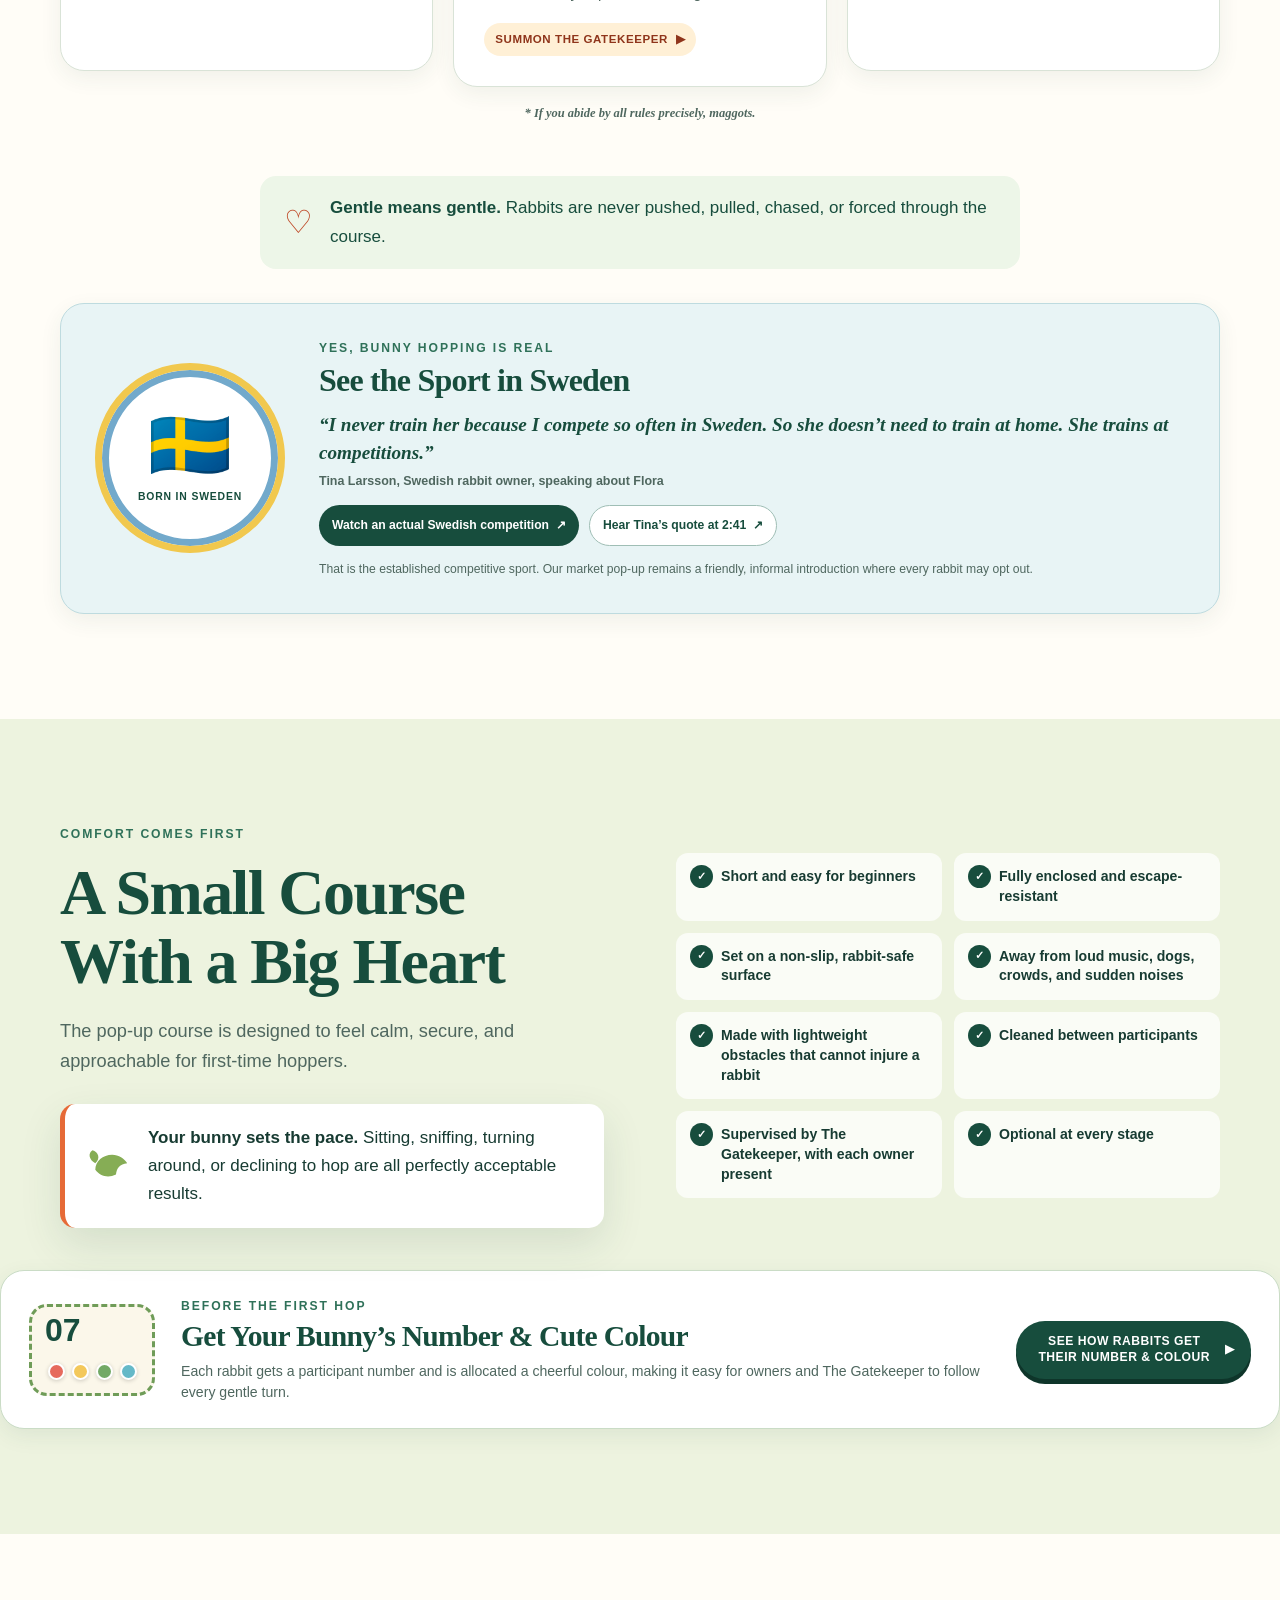
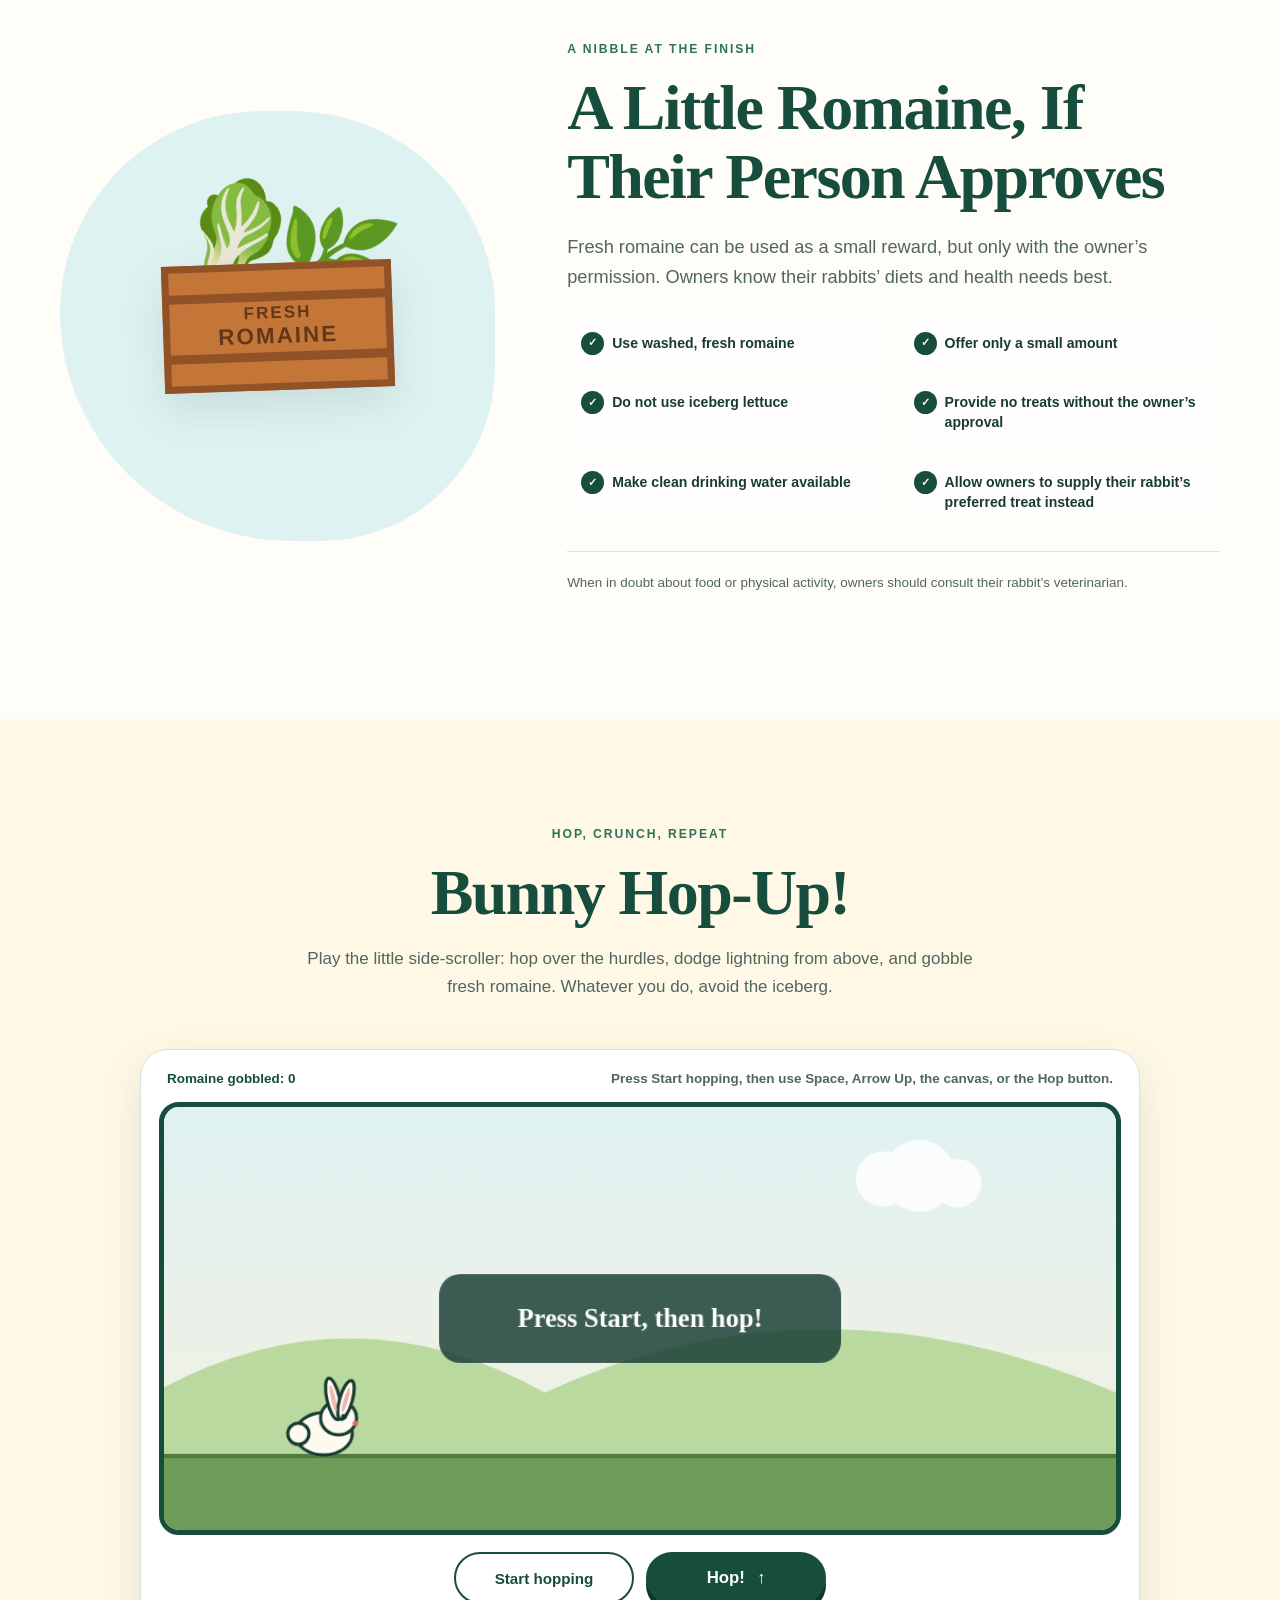
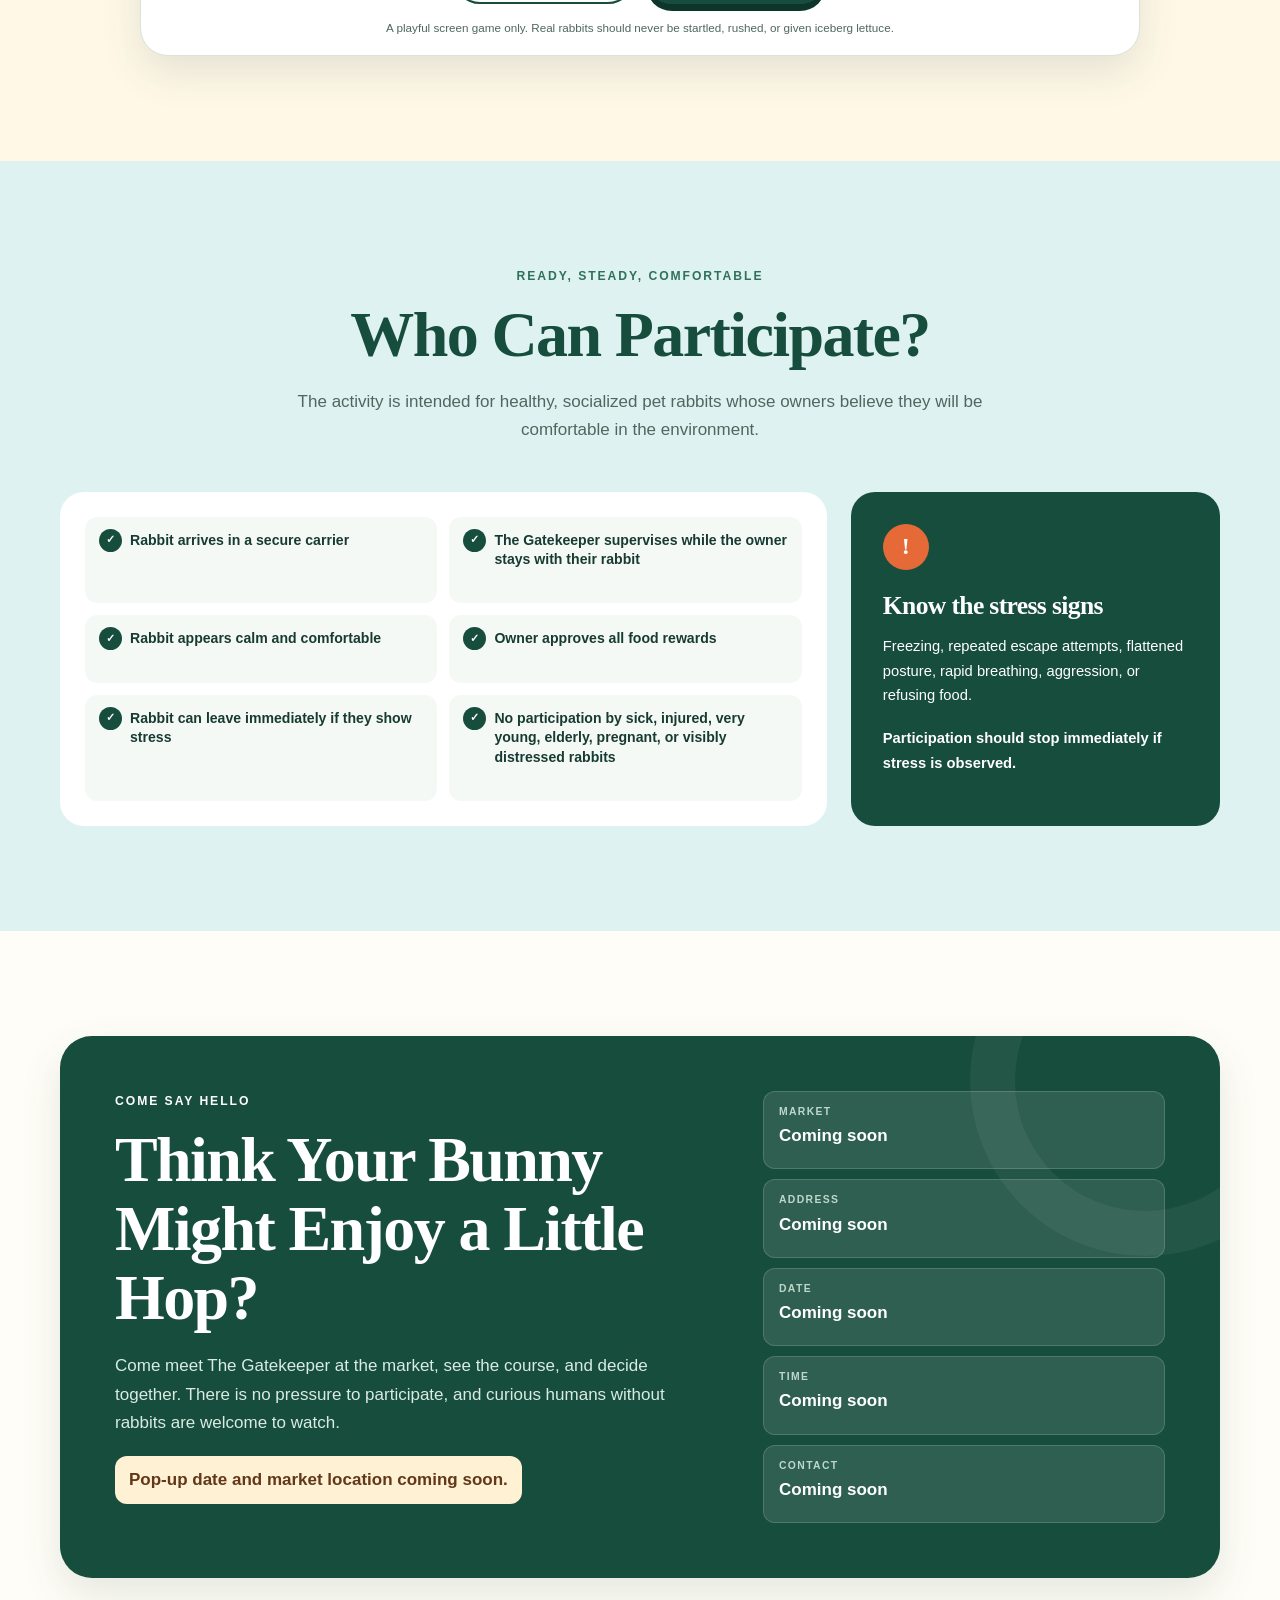
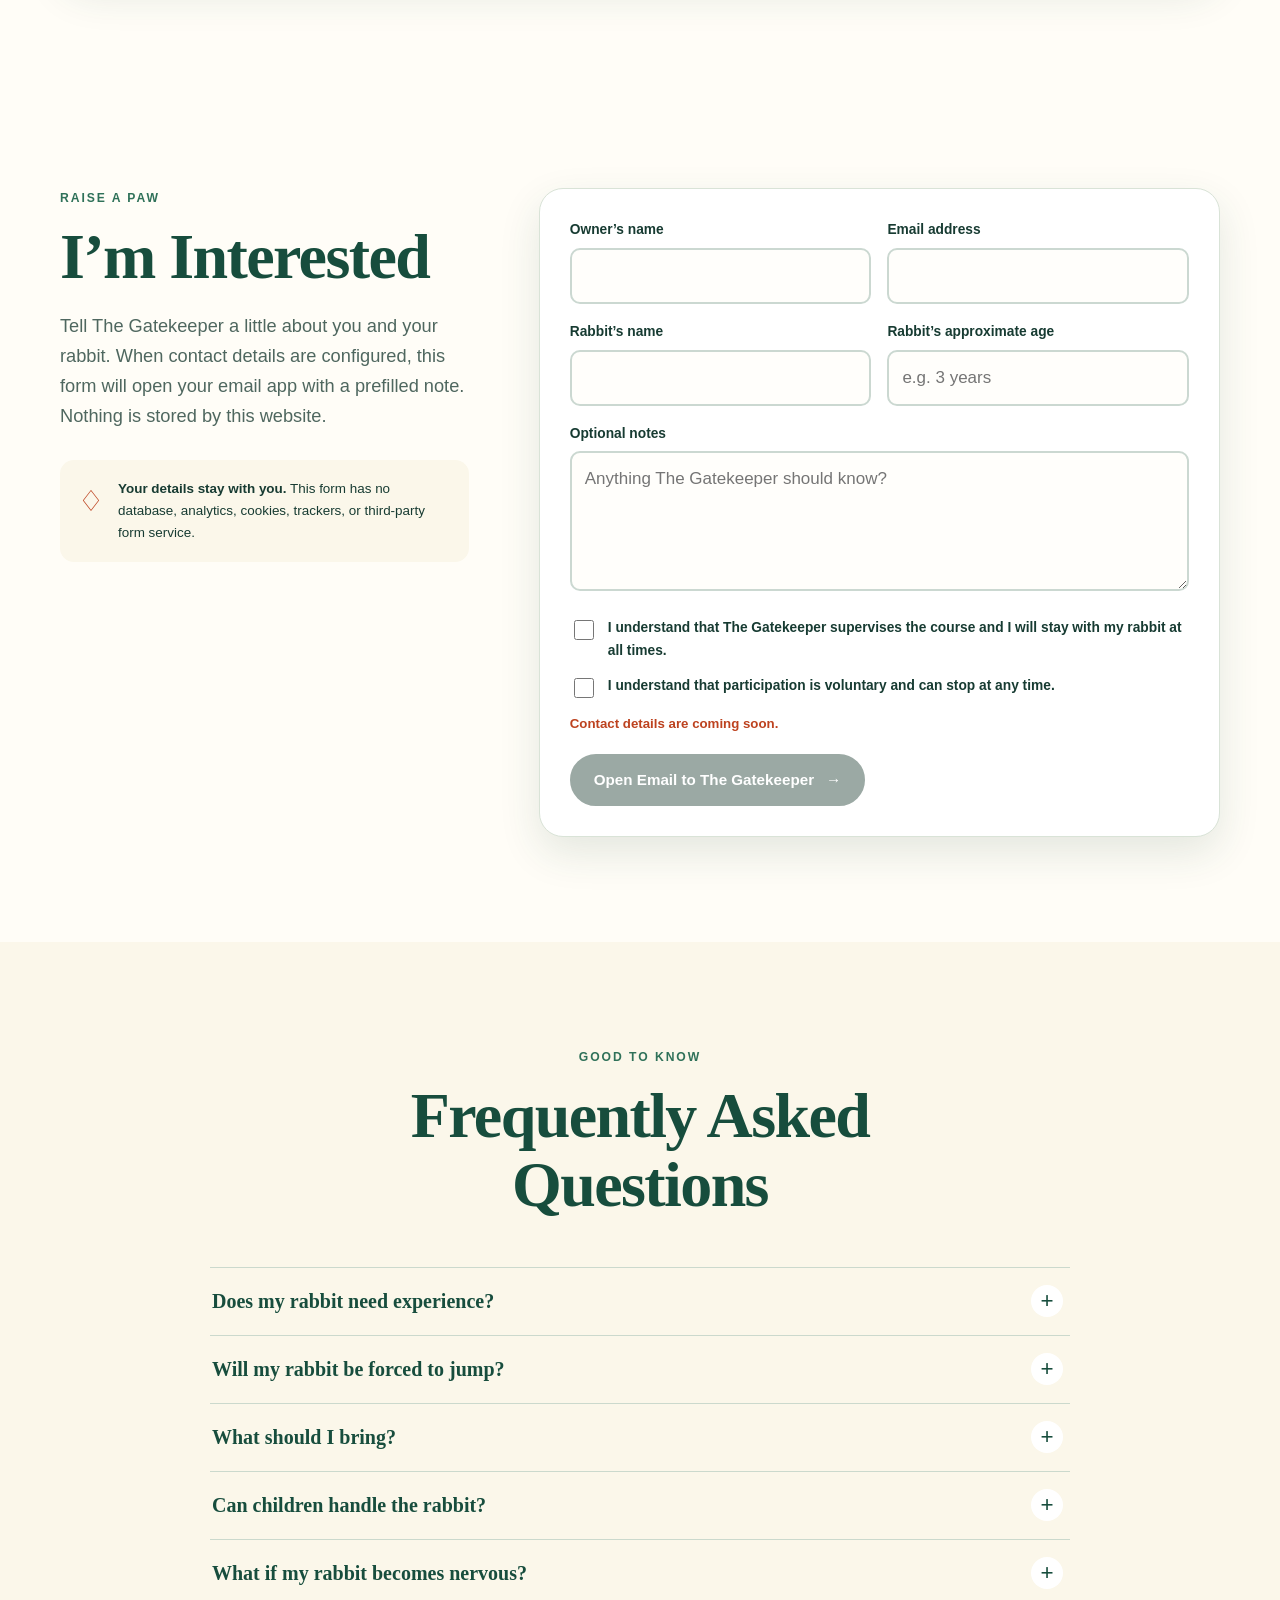
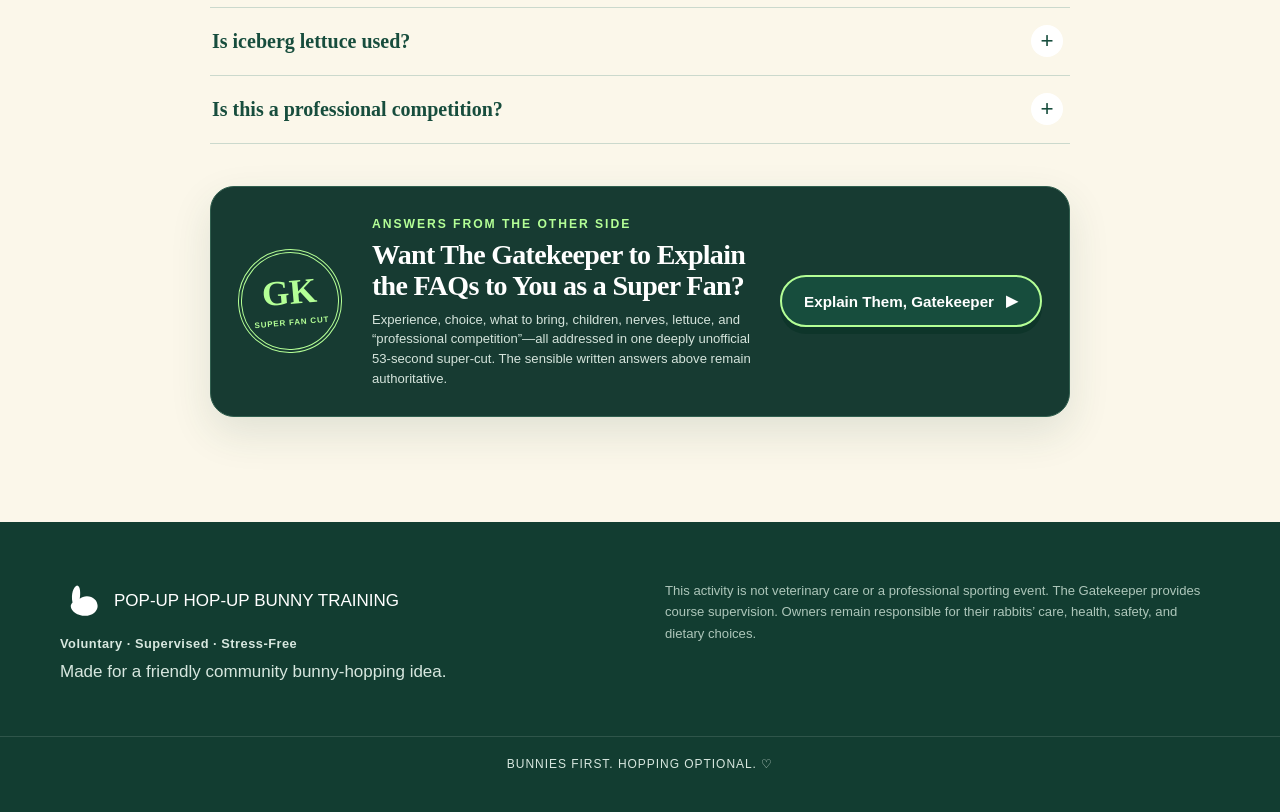
<file: public/index.html>
<!doctype html>
<html lang="en">
<head>
  <meta charset="utf-8">
  <meta name="viewport" content="width=device-width, initial-scale=1">
  <meta name="theme-color" content="#f7f1df">
  <meta name="description" content="A friendly, voluntary bunny-hopping course where rabbit comfort always comes first.">
  <meta property="og:title" content="Pop-Up Hop-Up Bunny Training | Hop for the Prize!">
  <meta property="og:description" content="Can your bunny hop for the prize? Meet The Gatekeeper at a friendly market hopping course.">
  <meta property="og:type" content="website">
  <meta property="og:image" content="/social-card.svg">
  <meta property="og:image:alt" content="A rabbit hopping toward fresh romaine in a market crate">
  <title>Pop-Up Hop-Up Bunny Training | Hop for the Prize!</title>
  <link rel="icon" href="favicon.svg" type="image/svg+xml">
  <link rel="stylesheet" href="styles.css?v=15">
  <script src="event.js?v=5" defer></script>
  <script src="popup-video.js?v=1" defer></script>
  <script src="game.js?v=13" defer></script>
</head>
<body>
  <a class="skip-link" href="#main">Skip to main content</a>
  <header class="site-header">
    <div class="shell nav-wrap">
      <a class="brand" href="#top" aria-label="Pop-Up Hop-Up Bunny Training, home">
        <span class="brand-mark"><svg aria-hidden="true" viewBox="0 0 64 64"><path d="M17 35C11 18 16 6 22 7c7 1 7 17 5 24 7-12 18-19 23-12 4 7-4 19-11 24 5 12-4 18-15 15C9 54 7 42 17 35Z"/><circle cx="40" cy="34" r="2.4"/><path class="brand-leaf" d="M46 48c8-9 16-5 16 2-6 7-12 6-16-2Z"/></svg></span>
        <span class="brand-copy"><strong>POP-UP HOP-UP</strong><span>Bunny Training</span></span>
      </a>
      <p class="header-promise">Voluntary <span>•</span> Supervised <span>•</span> Stress-Free</p>
      <nav aria-label="Primary navigation"><a class="nav-game" href="#game">Play the Game</a><a class="nav-cta" href="#interest">I'm interested</a></nav>
    </div>
  </header>

  <main id="main">
    <section class="hero" id="top">
      <div class="shell hero-grid">
        <div class="hero-copy">
          <p class="eyebrow"><span aria-hidden="true">●</span> A friendly market pop-up</p>
          <h1>Can Your Bunny Hop <em>for the Prize?</em></h1>
          <p class="lede">The Gatekeeper is inviting local bunny owners to try a friendly pop-up hopping course at the market. Bring your rabbit, let them explore at their own pace, and see whether they feel like taking a hop toward a tasty prize.</p>
          <div class="button-row"><a class="button game-button" href="#game">Play Bunny Hop-Up! <span aria-hidden="true">🐇</span></a><a class="button primary" href="#interest">I Have a Hoppy Bunny <span aria-hidden="true">→</span></a></div>
          <p class="trust"><span>Friendly</span><span>Supervised</span><span>Voluntary</span><span>Stress-free</span></p>
        </div>
        <div class="hero-art" aria-label="Illustration of a happy rabbit hopping toward a market crate of romaine lettuce" role="img">
          <svg viewBox="0 0 700 570" xmlns="http://www.w3.org/2000/svg" aria-hidden="true">
            <defs><filter id="shadow" x="-20%" y="-20%" width="140%" height="160%"><feDropShadow dx="0" dy="10" stdDeviation="9" flood-color="#315c51" flood-opacity=".18"/></filter></defs>
            <path class="cloud" d="M72 127c7-34 55-38 68-8 24-18 61 0 57 29H67c-4-7-2-15 5-21Zm403-49c5-28 45-31 56-6 20-15 50 0 47 24H471c-3-6-1-13 4-18Z"/>
            <circle class="sun" cx="589" cy="84" r="34"/><path class="hill-back" d="M0 353c93-103 193-91 267-12 94-123 223-107 433 10v219H0Z"/><path class="hill" d="M0 405c125-77 228-71 330 20 111-93 235-77 370-12v157H0Z"/>
            <g class="hop-lines"><path d="M91 273c34-30 70-42 108-35"/><path d="M106 303c28-18 53-23 76-19"/></g>
            <ellipse class="ground-shadow" cx="337" cy="461" rx="139" ry="24"/>
            <g class="bunny" filter="url(#shadow)">
              <path class="rabbit" d="M253 328c-29-26-31-77-9-123 10-20 28-23 37-7 14 23 8 66 2 90 10-17 22-35 39-45 16-9 29 1 27 19-2 25-24 52-40 69 31-1 70 16 84 48 17 40-13 78-65 80-59 2-99-28-98-70 0-26 9-46 23-61Z"/>
              <path class="ear-inner" d="M258 277c-11-26-7-57 2-72 3-5 8-4 10 2 8 22 2 49-12 70Zm44 40c8-29 22-52 36-61 3 18-15 46-36 61Z"/>
              <ellipse class="rabbit" cx="222" cy="406" rx="35" ry="30"/><circle class="eye" cx="349" cy="354" r="6"/><circle class="eye-glint" cx="351" cy="352" r="2"/><path class="nose" d="M381 370c9-3 13 6 5 11-6-2-8-7-5-11Z"/><path class="smile" d="M384 381c-2 9 7 12 14 8"/><path class="rabbit-leg" d="M330 447c30 23 54 25 73 13 10-6 19 6 10 14-31 25-75 15-100-12"/>
            </g>
            <g class="lettuce-hop"><path d="M425 352c14-12 27-9 31 3-8 12-19 14-31-3Z"/><path d="M454 333c11-14 24-14 30-3-5 14-16 19-30 3Z"/></g>
            <g class="crate" filter="url(#shadow)">
              <path class="lettuce-dark" d="M500 360c-21-44 15-69 45-43 5-43 55-49 69-8 35-16 65 21 41 53Z"/><path class="lettuce-light" d="M516 356c-9-26 17-42 36-23 7-31 44-27 45 4 22-16 44 2 36 22Z"/><path class="veins" d="M548 356l-12-26m57 27 17-28m-42 27 4-44"/><rect class="crate-box" x="489" y="356" width="169" height="100" rx="9"/><path class="crate-line" d="M499 384h149M499 425h149M532 362v88m82-88v88"/>
            </g>
            <g class="flowers"><path d="M85 449v45m-20-22c16-2 21 7 20 15m21-25c-15 2-21 13-21 23"/><circle cx="84" cy="446" r="10"/><path d="M650 455v39m-17-17c14-3 18 5 17 13"/><circle cx="650" cy="451" r="8"/></g>
            <g class="carrot"><path d="M167 476c-4 29 4 49 13 51 10-7 18-26 16-49Z"/><path d="M181 478c-13-17-23-13-24-5 8 5 15 7 24 5Zm1 0c9-20 21-19 25-11-6 7-15 11-25 11Z"/></g>
          </svg>
          <p class="art-note"><strong>The display catches human eyes.</strong> Fresh romaine may interest rabbits through scent.</p>
        </div>
      </div>
      <div class="scallop" aria-hidden="true"></div>
    </section>

    <section class="section" id="how">
      <div class="shell"><div class="section-heading"><p class="eyebrow">Easy does it</p><h2>Three Gentle Steps</h2><p>A simple invitation, with your bunny making every important decision.</p></div>
        <div class="steps">
          <article class="step-card"><span class="step-no">1</span><div class="step-icon" aria-hidden="true">🥬</div><h3>Romaine Lettuce ONLY</h3><p>A small piece of washed, fresh romaine may wait at the finish, but only with the owner’s approval. No iceberg lettuce.</p></article>
          <article class="step-card gatekeeper-card"><button class="gatekeeper-trigger" id="meet-gatekeeper" type="button" aria-haspopup="dialog" aria-controls="gatekeeper-dialog" data-gatekeeper-clip="gatekeeper-summon.mp4" data-gatekeeper-source="https://youtu.be/3g31Dj-sEiA?si=zeoUAO45zmbGQn8c&amp;t=65" data-gatekeeper-title="The Gatekeeper Has Appeared"><span class="step-no">2</span><span class="card-title gatekeeper-heading">Summon The Gatekeeper</span><span class="step-icon gatekeeper-icon" aria-hidden="true"><svg viewBox="0 0 200 160" role="presentation"><path class="hood-back" d="M49 78C43 42 60 17 91 14c31-3 55 19 57 58l-18 30H65Z"/><path class="hood-lining" d="M61 67c0-27 15-43 36-43 23 0 39 17 40 46-10-12-23-19-39-19-14 0-27 5-37 16Z"/><ellipse class="cartoon-face" cx="99" cy="64" rx="30" ry="32"/><path class="cartoon-hair" d="M72 56c3-20 15-29 29-29 15 0 27 9 30 27-9-8-17-11-28-9-10 2-18 7-31 11Z"/><path class="cartoon-brow" d="M81 59c5-3 10-3 14 0m11 0c5-3 10-3 14 0"/><ellipse class="cartoon-eye" cx="88" cy="65" rx="3" ry="4"/><ellipse class="cartoon-eye" cx="113" cy="65" rx="3" ry="4"/><circle class="cartoon-cheek" cx="80" cy="76" r="5"/><circle class="cartoon-cheek" cx="121" cy="76" r="5"/><path class="cartoon-nose" d="M99 65l-3 8h6"/><path class="cartoon-smile" d="M88 78c7 10 18 10 25 0"/><path class="cloak-body" d="M66 88c-16 13-23 35-24 65h111c-2-31-11-53-27-66-17 13-43 14-60 1Z"/><path class="cloak-panel" d="M79 98c9 6 27 7 39 0l9 55H68Z"/><circle class="cloak-clasp" cx="99" cy="101" r="7"/><path class="carrot-clasp" d="M98 99c-2 7 0 11 2 12 3-3 4-7 3-12Z"/><path class="wave-arm" d="M68 103c-16-7-24-17-28-30"/><path class="cartoon-hand" d="M39 75c-8-3-12-9-10-13 3-2 6 3 8 5-1-7 1-13 5-13 4 3 3 13 1 21Z"/><path class="holding-arm" d="M128 104c14 4 21 14 24 27"/><path class="bag-strap" d="M75 96c26 14 40 34 49 57"/><path class="lettuce-a" d="M137 119c-7-21 10-31 24-16 3-19 24-20 31-3 15-7 25 10 15 23Z"/><path class="lettuce-b" d="M147 119c-2-12 9-17 17-8 3-13 15-12 17 1 9-6 15 2 11 10Z"/><path class="romaine-vein" d="M163 119l-1-17m19 18 7-16"/><path class="satchel-body" d="M126 119h68l-6 37h-57Z"/><path class="satchel-top" d="M124 121h72l-10 13h-54Z"/><circle class="satchel-button" cx="160" cy="134" r="3"/></svg></span><span class="card-copy">Tap the friendly keeper of the course to receive a very important message.</span><span class="watch-cue">Summon The Gatekeeper <span aria-hidden="true">▶</span></span></button></article>
          <article class="step-card"><span class="step-no">3</span><div class="step-icon" aria-hidden="true">♡</div><h3>Enjoy Your Stress-Free Experience*</h3><p>Explore, sniff, sit, turn around, hop, or leave. Every result is welcome, and participation can stop at any moment.</p></article>
        </div>
        <p class="maggot-note">* If you abide by all rules precisely, maggots.</p>
        <div class="kind-note"><span aria-hidden="true">♡</span><p><strong>Gentle means gentle.</strong> Rabbits are never pushed, pulled, chased, or forced through the course.</p></div>
        <aside class="sweden-story" aria-labelledby="sweden-story-title">
          <div class="sweden-badge" aria-hidden="true"><span>🇸🇪</span><small>Born in Sweden</small></div>
          <div class="sweden-copy">
            <p class="eyebrow">Yes, bunny hopping is real</p>
            <h3 id="sweden-story-title">See the Sport in Sweden</h3>
            <blockquote>“I never train her because I compete so often in Sweden. So she doesn’t need to train at home. She trains at competitions.”</blockquote>
            <p class="quote-credit">Tina Larsson, Swedish rabbit owner, speaking about Flora</p>
            <div class="story-links"><a href="https://www.youtube.com/watch?v=qM9YWm6T_hc" target="_blank" rel="noopener noreferrer">Watch an actual Swedish competition <span aria-hidden="true">↗</span></a><a href="https://www.youtube.com/watch?v=qM9YWm6T_hc&amp;t=161s" target="_blank" rel="noopener noreferrer">Hear Tina’s quote at 2:41 <span aria-hidden="true">↗</span></a></div>
            <p class="context-note">That is the established competitive sport. Our market pop-up remains a friendly, informal introduction where every rabbit may opt out.</p>
          </div>
        </aside>
      </div>
    </section>

    <section class="section tint" id="course">
      <div class="shell split"><div><p class="eyebrow">Comfort comes first</p><h2>A Small Course With a Big Heart</h2><p class="section-intro">The pop-up course is designed to feel calm, secure, and approachable for first-time hoppers.</p><div class="pace-note"><svg aria-hidden="true" viewBox="0 0 48 48"><path d="M11 28c0-9 8-16 18-16 7 0 13 4 16 9-8 1-11 5-12 12-8 4-17 2-22-5Z"/><path d="M11 21C4 17 3 10 8 7c6 2 9 8 3 14Z"/></svg><p><strong>Your bunny sets the pace.</strong> Sitting, sniffing, turning around, or declining to hop are all perfectly acceptable results.</p></div></div>
        <ul class="feature-list"><li>Short and easy for beginners</li><li>Fully enclosed and escape-resistant</li><li>Set on a non-slip, rabbit-safe surface</li><li>Away from loud music, dogs, crowds, and sudden noises</li><li>Made with lightweight obstacles that cannot injure a rabbit</li><li>Cleaned between participants</li><li>Supervised by The Gatekeeper, with each owner present</li><li>Optional at every stage</li></ul>
      </div>
      <aside class="rabbit-allocation" aria-labelledby="allocation-title">
        <div class="allocation-ticket" aria-hidden="true"><span class="ticket-number">07</span><span class="colour-dot coral"></span><span class="colour-dot sunshine"></span><span class="colour-dot meadow"></span><span class="colour-dot sky-dot"></span></div>
        <div class="allocation-copy"><p class="eyebrow">Before the first hop</p><h3 id="allocation-title">Get Your Bunny’s Number &amp; Cute Colour</h3><p>Each rabbit gets a participant number and is allocated a cheerful colour, making it easy for owners and The Gatekeeper to follow every gentle turn.</p></div>
        <button class="allocation-cta" type="button" aria-haspopup="dialog" aria-controls="gatekeeper-dialog" data-gatekeeper-clip="gatekeeper-colour.mp4" data-gatekeeper-source="https://youtu.be/3g31Dj-sEiA?si=zeoUAO45zmbGQn8c&amp;t=108" data-gatekeeper-title="Your Number and Colour Await">See How Rabbits Get Their Number &amp; Colour <span aria-hidden="true">▶</span></button>
      </aside>
    </section>

    <section class="section" id="prize"><div class="shell split reverse"><div class="prize-art" aria-hidden="true"><span class="leaf l1">🥬</span><span class="leaf l2">🌿</span><div class="crate-mini">FRESH<br><strong>ROMAINE</strong></div></div><div><p class="eyebrow">A nibble at the finish</p><h2>A Little Romaine, If Their Person Approves</h2><p class="section-intro">Fresh romaine can be used as a small reward, but only with the owner’s permission. Owners know their rabbits’ diets and health needs best.</p><ul class="check-list"><li>Use washed, fresh romaine</li><li>Offer only a small amount</li><li>Do not use iceberg lettuce</li><li>Provide no treats without the owner’s approval</li><li>Make clean drinking water available</li><li>Allow owners to supply their rabbit’s preferred treat instead</li></ul><p class="fine-note">When in doubt about food or physical activity, owners should consult their rabbit’s veterinarian.</p></div></div></section>

    <section class="section game-section" id="game"><div class="shell"><div class="section-heading"><p class="eyebrow">Hop, crunch, repeat</p><h2>Bunny Hop-Up!</h2><p>Play the little side-scroller: hop over the hurdles, dodge lightning from above, and gobble fresh romaine. Whatever you do, avoid the iceberg.</p></div>
      <div class="game-shell">
        <div class="game-hud"><p>Romaine gobbled: <strong id="game-score">0</strong></p><p id="game-status" role="status" aria-live="polite">Press Start hopping, then use Space, Arrow Up, the canvas, or the Hop button.</p></div>
        <div class="game-stage"><canvas id="bunny-game-canvas" width="900" height="400" tabindex="0" aria-label="Bunny side-scroller game. Jump over international equestrian hurdles, dodge lightning bolts from above, collect romaine, and avoid iceberg lettuce.">Your browser does not support the bunny game canvas.</canvas>
          <div class="game-video-cameo" id="game-video-cameo" hidden aria-hidden="true"><div id="game-video-frame"></div><span>A message from The Gatekeeper</span></div>
          <div class="game-audio-frame" id="game-audio-frame" aria-hidden="true"></div>
          <div class="game-gatekeeper" id="game-gatekeeper" hidden><img id="game-gatekeeper-photo" data-src="gatekeeper-banished.jpg?v=1" alt="The real Gatekeeper delivering the game-over verdict"><video id="game-gatekeeper-fury" src="gatekeeper-fury.mp4" muted playsinline preload="metadata" hidden aria-hidden="true"></video><p id="game-verdict">You are banished!</p><button id="game-retry" type="button">Face the course again</button></div>
        </div>
        <div class="game-controls"><button class="button secondary" id="game-start" type="button">Start hopping</button><button class="button primary game-jump" id="game-jump" type="button">Hop! <span aria-hidden="true">↑</span></button></div>
        <p class="game-note">A playful screen game only. Real rabbits should never be startled, rushed, or given iceberg lettuce.</p>
      </div>
    </div></section>

    <section class="section sky" id="participate"><div class="shell"><div class="section-heading"><p class="eyebrow">Ready, steady, comfortable</p><h2>Who Can Participate?</h2><p>The activity is intended for healthy, socialized pet rabbits whose owners believe they will be comfortable in the environment.</p></div><div class="participate-grid"><ul class="check-list card-list"><li>Rabbit arrives in a secure carrier</li><li>The Gatekeeper supervises while the owner stays with their rabbit</li><li>Rabbit appears calm and comfortable</li><li>Owner approves all food rewards</li><li>Rabbit can leave immediately if they show stress</li><li>No participation by sick, injured, very young, elderly, pregnant, or visibly distressed rabbits</li></ul><aside class="stress-card"><div class="stress-icon" aria-hidden="true">!</div><h3>Know the stress signs</h3><p>Freezing, repeated escape attempts, flattened posture, rapid breathing, aggression, or refusing food.</p><p><strong>Participation should stop immediately if stress is observed.</strong></p></aside></div></div></section>

    <section class="section invitation" id="visit"><div class="shell"><div class="invite-panel"><div class="invite-copy"><p class="eyebrow">Come say hello</p><h2>Think Your Bunny Might Enjoy a Little Hop?</h2><p>Come meet The Gatekeeper at the market, see the course, and decide together. There is no pressure to participate, and curious humans without rabbits are welcome to watch.</p><p class="coming-soon" id="event-status">Pop-up date and market location coming soon.</p></div><dl class="event-details" id="event-details"><div><dt>Market</dt><dd data-event="marketName">Coming soon</dd></div><div><dt>Address</dt><dd data-event="marketAddress">Coming soon</dd></div><div><dt>Date</dt><dd data-event="eventDate">Coming soon</dd></div><div><dt>Time</dt><dd data-event="eventTime">Coming soon</dd></div><div><dt>Contact</dt><dd data-event="contactEmail">Coming soon</dd></div></dl></div></div></section>

    <section class="section" id="interest"><div class="shell form-grid"><div><p class="eyebrow">Raise a paw</p><h2>I’m Interested</h2><p class="section-intro">Tell The Gatekeeper a little about you and your rabbit. When contact details are configured, this form will open your email app with a prefilled note. Nothing is stored by this website.</p><div class="privacy-note"><span aria-hidden="true">♢</span><p><strong>Your details stay with you.</strong> This form has no database, analytics, cookies, trackers, or third-party form service.</p></div></div>
        <form id="interest-form" novalidate><div class="field-row"><div class="field"><label for="owner">Owner’s name</label><input id="owner" name="owner" autocomplete="name" required></div><div class="field"><label for="email">Email address</label><input id="email" name="email" type="email" autocomplete="email" required></div></div><div class="field-row"><div class="field"><label for="rabbit">Rabbit’s name</label><input id="rabbit" name="rabbit" required></div><div class="field"><label for="age">Rabbit’s approximate age</label><input id="age" name="age" placeholder="e.g. 3 years" required></div></div><div class="field"><label for="notes">Optional notes</label><textarea id="notes" name="notes" rows="4" placeholder="Anything The Gatekeeper should know?"></textarea></div><label class="checkbox"><input type="checkbox" name="supervise" required><span>I understand that The Gatekeeper supervises the course and I will stay with my rabbit at all times.</span></label><label class="checkbox"><input type="checkbox" name="voluntary" required><span>I understand that participation is voluntary and can stop at any time.</span></label><p class="form-message" id="form-message" role="status">Contact details are coming soon.</p><button class="button primary" id="submit-button" type="submit" disabled>Open Email to The Gatekeeper <span aria-hidden="true">→</span></button><noscript><p class="form-message">JavaScript is needed to prepare the email. Contact details are coming soon.</p></noscript></form>
      </div></section>

    <section class="section faq-section" id="faq"><div class="shell narrow"><div class="section-heading"><p class="eyebrow">Good to know</p><h2>Frequently Asked Questions</h2></div><div class="faq-list">
      <details><summary>Does my rabbit need experience?</summary><p>No. The course is short and beginner-friendly. Your rabbit is also welcome to simply look, sniff, or decide not to participate.</p><button class="faq-gatekeeper-link" type="button" aria-haspopup="dialog" aria-controls="gatekeeper-dialog" data-gatekeeper-clip="gatekeeper-faq-experience.mp4" data-gatekeeper-source="https://youtu.be/3g31Dj-sEiA?t=664" data-gatekeeper-title="Experience, According to The Gatekeeper">Let The Gatekeeper explain <span aria-hidden="true">▶</span></button></details>
      <details><summary>Will my rabbit be forced to jump?</summary><p>Never. Rabbits are not pushed, pulled, chased, or forced. They choose whether to explore or hop, and can stop at any moment.</p><button class="faq-gatekeeper-link" type="button" aria-haspopup="dialog" aria-controls="gatekeeper-dialog" data-gatekeeper-clip="gatekeeper-faq-choice.mp4" data-gatekeeper-source="https://youtu.be/3g31Dj-sEiA?t=2475" data-gatekeeper-title="The Gatekeeper Attempts Reassurance">Hear his deeply reassuring answer <span aria-hidden="true">▶</span></button></details>
      <details><summary>What should I bring?</summary><p>Bring your rabbit in a secure carrier, plus any familiar comfort items, water setup, and an approved favourite treat you would like used.</p><button class="faq-gatekeeper-link" type="button" aria-haspopup="dialog" aria-controls="gatekeeper-dialog" data-gatekeeper-clip="gatekeeper-faq-bring.mp4" data-gatekeeper-source="https://youtu.be/3g31Dj-sEiA?t=1075" data-gatekeeper-title="What to Bring, According to The Gatekeeper">Consult The Gatekeeper’s packing list <span aria-hidden="true">▶</span></button></details>
      <details><summary>Can children handle the rabbit?</summary><p>The Gatekeeper supervises the course, while the rabbit’s adult owner decides who may handle them and stays present at all times. Calm, safe handling and the rabbit’s comfort come first.</p><button class="faq-gatekeeper-link" type="button" aria-haspopup="dialog" aria-controls="gatekeeper-dialog" data-gatekeeper-clip="gatekeeper-faq-children.mp4" data-gatekeeper-source="https://youtu.be/3g31Dj-sEiA?t=2858" data-gatekeeper-title="A Word for the Young One">Let him address the young one <span aria-hidden="true">▶</span></button></details>
      <details><summary>What if my rabbit becomes nervous?</summary><p>Stop immediately and return them to the security of their carrier or another calm space. Leaving the activity is always okay.</p><button class="faq-gatekeeper-link" type="button" aria-haspopup="dialog" aria-controls="gatekeeper-dialog" data-gatekeeper-clip="gatekeeper-faq-stare.mp4" data-gatekeeper-source="https://youtu.be/3g31Dj-sEiA?t=3147" data-gatekeeper-title="The One-Minute Staring Contest">Challenge The Gatekeeper—do not blink <span aria-hidden="true">▶</span></button></details>
      <details><summary>Is iceberg lettuce used?</summary><p>No. Only a small amount of washed, fresh romaine may be offered, with the owner’s permission.</p><button class="faq-gatekeeper-link" type="button" aria-haspopup="dialog" aria-controls="gatekeeper-dialog" data-gatekeeper-clip="gatekeeper-faq-iceberg.mp4" data-gatekeeper-source="https://youtu.be/3g31Dj-sEiA?t=3295" data-gatekeeper-title="The Gatekeeper Discusses Fine Dining">Hear The Gatekeeper’s tasting notes <span aria-hidden="true">▶</span></button></details>
      <details><summary>Is this a professional competition?</summary><p>No. This is a friendly, informal community activity, not a sanctioned sporting event. The rabbit’s comfort matters more than completing the course.</p><button class="faq-gatekeeper-link" type="button" aria-haspopup="dialog" aria-controls="gatekeeper-dialog" data-gatekeeper-clip="gatekeeper-faq-competition.mp4" data-gatekeeper-source="https://youtu.be/3g31Dj-sEiA?t=2406" data-gatekeeper-title="The Gatekeeper Defines a Professional Competition">Ask who makes the rules <span aria-hidden="true">▶</span></button></details>
    </div>
      <aside class="faq-gatekeeper-cta" aria-labelledby="faq-gatekeeper-title">
        <div class="faq-superfan-mark" aria-hidden="true"><span>GK</span><small>SUPER FAN CUT</small></div>
        <div class="faq-gatekeeper-copy"><p class="eyebrow">Answers from the other side</p><h3 id="faq-gatekeeper-title">Want The Gatekeeper to Explain the FAQs to You as a Super Fan?</h3><p>Experience, choice, what to bring, children, nerves, lettuce, and “professional competition”—all addressed in one deeply unofficial 53-second super-cut. The sensible written answers above remain authoritative.</p></div>
        <button class="button primary faq-gatekeeper-button" type="button" aria-haspopup="dialog" aria-controls="gatekeeper-dialog" data-gatekeeper-clip="gatekeeper-faq-superfan.mp4" data-gatekeeper-source="https://youtu.be/3g31Dj-sEiA?si=zeoUAO45zmbGQn8c&amp;t=664" data-gatekeeper-title="The Gatekeeper Explains Everything">Explain Them, Gatekeeper <span aria-hidden="true">▶</span></button>
      </aside>
    </div></section>
  </main>

  <footer><div class="shell footer-grid"><div><a class="brand footer-brand" href="#top"><svg aria-hidden="true" viewBox="0 0 48 48"><path d="M14 25c-2-9 1-18 5-19 4 0 4 10 3 15 2-2 5-3 8-3 7 0 12 5 12 11s-6 11-14 11S12 35 12 29c0-1 1-3 2-4Z"/></svg><span>POP-UP HOP-UP BUNNY TRAINING</span></a><p><strong>Voluntary · Supervised · Stress-Free</strong></p><p>Made for a friendly community bunny-hopping idea.</p></div><p class="disclaimer">This activity is not veterinary care or a professional sporting event. The Gatekeeper provides course supervision. Owners remain responsible for their rabbits’ care, health, safety, and dietary choices.</p></div><p class="footer-bottom">Bunnies first. Hopping optional. <span aria-hidden="true">♡</span></p></footer>

  <dialog class="gatekeeper-dialog" id="gatekeeper-dialog" aria-labelledby="gatekeeper-title">
    <div class="dialog-shell">
      <button class="dialog-close" id="close-gatekeeper" type="button" aria-label="Close Gatekeeper video">×</button>
      <p class="vhs-label">A MESSAGE FROM THE OTHER SIDE</p>
      <h2 id="gatekeeper-title">The Gatekeeper Has Appeared</h2>
      <p class="sound-warning"><strong>Sound on:</strong> The Gatekeeper is not known for his indoor voice. For rabbit comfort, watch away from participating rabbits or keep the volume low.</p>
      <div class="video-frame" id="gatekeeper-video">
        <p>Summoning The Gatekeeper…</p>
      </div>
      <p class="video-credit">Video excerpt from <a id="gatekeeper-source" href="https://youtu.be/3g31Dj-sEiA?si=zeoUAO45zmbGQn8c&amp;t=65" target="_blank" rel="noopener noreferrer"><cite>Nightmare: The Video Board Game / Atmosfear</cite> (1991) on YouTube</a>. YouTube is opened only if you follow this source link.</p>
    </div>
  </dialog>
</body>
</html>
</file>
<file: styles.css>
@font-face{font-family:GardenDisplay;src:local("Georgia");font-display:swap}*{box-sizing:border-box}:root{--green:#174d3d;--green-2:#2f7159;--leaf:#86ad55;--cream:#fbf7ea;--paper:#fffdf7;--orange:#e66a37;--orange-dark:#bd421f;--sky:#dff2f2;--ink:#173b32;--muted:#4f675f;--line:#d9e3d7;--shadow:0 16px 42px rgba(37,73,59,.12);--radius:24px}html{scroll-behavior:smooth;scroll-padding-top:88px}body{margin:0;background:var(--paper);color:var(--ink);font-family:Arial,"Helvetica Neue",sans-serif;font-size:17px;line-height:1.65;-webkit-text-size-adjust:100%;text-size-adjust:100%}a{color:inherit}svg{display:block}h1,h2,h3{font-family:GardenDisplay,Georgia,serif;line-height:1.08;margin:0;color:var(--green);letter-spacing:-.025em}h1{font-size:clamp(3rem,8vw,6.3rem);max-width:800px}h1 em{color:var(--orange-dark);font-style:italic}h2{font-size:clamp(2.4rem,5vw,4.2rem)}h3{font-size:1.6rem}p{margin:0 0 1.2rem}.shell{width:min(1160px,calc(100% - 40px));margin-inline:auto}.narrow{max-width:860px}.skip-link{position:fixed;z-index:100;top:10px;left:10px;background:var(--ink);color:white;padding:10px 16px;border-radius:8px;transform:translateY(-150%)}.skip-link:focus{transform:none}.site-header{position:sticky;top:0;z-index:50;background:rgba(251,247,234,.94);backdrop-filter:blur(12px);border-bottom:1px solid rgba(23,77,61,.1)}.nav-wrap{min-height:88px;display:flex;align-items:center;justify-content:space-between}.brand{display:flex;gap:11px;align-items:center;text-decoration:none;color:var(--green)}.brand-mark{width:54px;height:54px;display:grid;place-items:center;border-radius:50%;background:#eaf4dd;border:2px solid #b8d39a}.brand svg{width:43px;fill:var(--green)}.brand .brand-leaf{fill:var(--orange)}.brand-copy{display:flex;flex-direction:column;line-height:1;white-space:nowrap}.brand-copy strong{font:900 1.08rem Arial,sans-serif;letter-spacing:.075em}.brand-copy>span{font:italic 700 1rem GardenDisplay,Georgia,serif;letter-spacing:.02em;margin-top:5px;color:var(--orange-dark)}.header-promise{margin:0;padding:8px 15px;border-radius:100px;background:#eaf4dd;color:var(--green);font-size:.68rem;font-weight:900;letter-spacing:.07em;text-transform:uppercase}.header-promise span{color:var(--orange);margin:0 5px}nav{display:flex;align-items:center;gap:30px}nav a{text-decoration:none;font-size:.9rem;font-weight:700}nav a:hover{color:var(--orange-dark)}.nav-cta{border:2px solid var(--green);padding:7px 14px;border-radius:100px}.nav-game{padding:8px 15px;border-radius:100px;background:var(--orange);color:white}.nav-game:hover{background:var(--orange-dark);color:white}.hero{position:relative;overflow:hidden;background:var(--cream);padding:84px 0 96px}.hero-grid{display:grid;grid-template-columns:1.06fr .94fr;align-items:center;gap:44px}.eyebrow{text-transform:uppercase;letter-spacing:.16em;font-weight:800;font-size:.76rem;color:var(--green-2);margin-bottom:14px}.eyebrow span{color:var(--orange);margin-right:6px}.lede,.section-intro{font-size:1.14rem;color:var(--muted);max-width:670px}.hero .lede{margin-top:26px}.button-row{display:flex;flex-wrap:wrap;gap:12px;margin:30px 0}.button{display:inline-flex;justify-content:center;align-items:center;gap:12px;min-height:52px;border:2px solid var(--green);border-radius:100px;padding:12px 22px;text-decoration:none;font-weight:800;font-size:.95rem;cursor:pointer;font-family:inherit}.button.primary{background:var(--green);color:white;box-shadow:0 7px 0 #0e352a}.button.game-button{background:var(--orange);border-color:var(--orange-dark);color:white;box-shadow:0 7px 0 #9b3218}.button.game-button:hover{background:var(--orange-dark);transform:translateY(-2px)}.button.primary:hover{background:#23634e;transform:translateY(-2px)}.button.secondary{background:transparent;color:var(--green)}.button.secondary:hover{background:white}.button:disabled{background:#9ba9a4;border-color:#9ba9a4;box-shadow:none;cursor:not-allowed;transform:none}.trust{display:flex;flex-wrap:wrap;gap:7px 17px;color:var(--green);font-size:.8rem;font-weight:800}.trust span+span:before{content:"•";color:var(--orange);margin-right:17px}.hero-art{position:relative}.hero-art>svg{width:100%;height:auto}.cloud{fill:white}.sun{fill:#f6c85f}.hill-back{fill:#bedaa6}.hill{fill:#6f9c58}.ground-shadow{fill:#386848;opacity:.25}.rabbit{fill:#fffaf0;stroke:#173b32;stroke-width:4}.ear-inner{fill:#efb5aa}.eye{fill:#173b32}.eye-glint{fill:white}.nose{fill:#dc765f}.smile,.hop-lines path{fill:none;stroke:#173b32;stroke-width:4;stroke-linecap:round}.rabbit-leg{fill:#fffaf0;stroke:#173b32;stroke-width:4}.hop-lines{fill:none;stroke:#66a98e;stroke-width:5;stroke-linecap:round}.lettuce-dark{fill:#3f7c49}.lettuce-light{fill:#8fba60}.veins{fill:none;stroke:#d3e4a5;stroke-width:4}.crate-box{fill:#c67636;stroke:#744326;stroke-width:4}.crate-line{fill:none;stroke:#8d4f29;stroke-width:7}.lettuce-hop path{fill:#75a74e;stroke:#3e7543;stroke-width:3}.flowers{fill:#f7ce68;stroke:#285c43;stroke-width:4}.carrot>path:first-child{fill:#ef7a3b;stroke:#9a3f22;stroke-width:3}.carrot>path:not(:first-child){fill:#4b8148}.art-note{position:absolute;right:0;bottom:10px;max-width:320px;background:white;border:1px solid #dbe7d7;border-radius:16px;padding:12px 16px;font-size:.78rem;line-height:1.45;box-shadow:var(--shadow)}.art-note strong{display:block;color:var(--green)}.scallop{position:absolute;bottom:-1px;left:0;width:100%;height:24px;background:radial-gradient(circle at 24px -3px,transparent 25px,var(--paper) 26px);background-size:48px 30px}.section{padding:105px 0}.section-heading{text-align:center;max-width:700px;margin:0 auto 48px}.section-heading>p:last-child{color:var(--muted);margin:18px auto 0}.steps{display:grid;grid-template-columns:repeat(3,1fr);gap:20px;counter-reset:steps}.step-card{position:relative;background:white;border:1px solid var(--line);border-radius:var(--radius);padding:30px;box-shadow:0 7px 22px rgba(37,73,59,.07)}.step-card:nth-child(2){transform:translateY(16px)}.step-no{position:absolute;top:20px;right:22px;width:34px;height:34px;border-radius:50%;display:grid;place-items:center;background:var(--cream);font-weight:bold;color:var(--orange-dark)}.step-icon{font-size:2.6rem;margin-bottom:18px}.step-card p,.card-copy{font-size:.94rem;color:var(--muted);margin:12px 0 0}.gatekeeper-card{padding:0;overflow:hidden}.gatekeeper-trigger{position:relative;width:100%;min-height:100%;padding:30px;border:0;background:transparent;color:inherit;text-align:left;cursor:pointer;font:inherit}.card-title{display:block;font:700 1.6rem/1.08 GardenDisplay,Georgia,serif;color:var(--green);letter-spacing:-.025em}.gatekeeper-heading{padding-right:42px;margin-bottom:18px}.card-copy{display:block}.gatekeeper-icon{display:block;width:100%;height:auto;aspect-ratio:500/340;margin:0 0 20px;padding:0;border:0;border-radius:24px;background:#eaf4dd url("gatekeeper-cartoon.svg?v=1") center/contain no-repeat;box-shadow:0 5px 0 #98b481;overflow:hidden}.gatekeeper-icon svg{display:none}.hood-back{fill:#39705c;stroke:#173b32;stroke-width:3}.hood-lining{fill:#b6d39a;stroke:#173b32;stroke-width:2.5}.cartoon-face{fill:#f7d9b2;stroke:#173b32;stroke-width:2.5}.cartoon-hair{fill:#69452f}.cartoon-brow,.cartoon-nose,.cartoon-smile{fill:none;stroke:#5b3928;stroke-width:2.3;stroke-linecap:round}.cartoon-eye{fill:#173b32}.cartoon-cheek{fill:#eb9c8f;opacity:.65}.cloak-body{fill:#4f846d;stroke:#173b32;stroke-width:3}.cloak-panel{fill:#76a487;stroke:#315f4f;stroke-width:2}.cloak-clasp{fill:#f2bd4c;stroke:#173b32;stroke-width:2}.carrot-clasp{fill:#e96736}.wave-arm,.holding-arm,.bag-strap{fill:none;stroke:#173b32;stroke-width:7;stroke-linecap:round}.cartoon-hand{fill:#f7d9b2;stroke:#173b32;stroke-width:2.5}.lettuce-a{fill:#4f8249;stroke:#2d613a;stroke-width:2}.lettuce-b{fill:#a6c96d}.romaine-vein{fill:none;stroke:#e0eba9;stroke-width:2}.satchel-body{fill:#c77b3b;stroke:#714326;stroke-width:3}.satchel-top{fill:#9c5d31;stroke:#714326;stroke-width:2}.satchel-button{fill:#f4c55e;stroke:#714326;stroke-width:1.5}.watch-cue{display:inline-flex;gap:8px;align-items:center;margin-top:18px;padding:7px 11px;border-radius:100px;background:#fff0d6;color:#8f351b;font-size:.72rem;font-weight:800;text-transform:uppercase;letter-spacing:.05em}.gatekeeper-trigger:hover .watch-cue{background:var(--orange);color:white}.maggot-note{margin:35px auto 0;text-align:center;color:var(--muted);font:italic 700 .78rem GardenDisplay,Georgia,serif}.kind-note{display:flex;align-items:center;gap:17px;max-width:760px;margin:55px auto 0;background:#edf6e8;border-radius:16px;padding:18px 24px;color:var(--green)}.kind-note span{font-size:2rem;color:var(--orange-dark)}.kind-note p{margin:0}.sweden-story{display:grid;grid-template-columns:190px 1fr;gap:34px;align-items:center;margin-top:34px;padding:34px;background:#e8f4f5;border:1px solid #bedbdf;border-radius:var(--radius);box-shadow:0 7px 22px rgba(37,73,59,.07)}.sweden-badge{aspect-ratio:1;display:grid;place-items:center;align-content:center;gap:10px;border-radius:50%;background:#fff;color:#174d3d;border:7px solid #f1c84e;box-shadow:inset 0 0 0 7px #72a9cb}.sweden-badge span{font-size:4.2rem;line-height:1}.sweden-badge small{font-size:.65rem;font-weight:900;letter-spacing:.08em;text-transform:uppercase}.sweden-copy .eyebrow{margin-bottom:5px}.sweden-copy h3{font-size:2rem}.sweden-copy blockquote{margin:14px 0 4px;font:italic 700 1.2rem/1.45 GardenDisplay,Georgia,serif;color:var(--green)}.quote-credit{margin:0 0 14px;color:var(--muted);font-size:.78rem;font-weight:700}.story-links{display:flex;flex-wrap:wrap;gap:10px}.story-links a{display:inline-flex;gap:7px;align-items:center;padding:9px 13px;border-radius:100px;background:var(--green);color:white;text-decoration:none;font-size:.76rem;font-weight:800}.story-links a:last-child{background:white;color:var(--green);border:1px solid #9fbeb5}.context-note{margin:13px 0 0;color:var(--muted);font-size:.76rem}.tint{background:#edf3df}.split{display:grid;grid-template-columns:1fr 1fr;gap:72px;align-items:center}.section-intro{margin:20px 0 28px}.pace-note{background:white;border-left:5px solid var(--orange);border-radius:15px;padding:20px;display:flex;gap:18px;box-shadow:var(--shadow)}.pace-note svg{width:45px;min-width:45px;fill:var(--leaf)}.pace-note p{margin:0}.feature-list,.check-list{list-style:none;margin:0;padding:0;display:grid;grid-template-columns:1fr 1fr;gap:12px}.feature-list li,.check-list li{position:relative;padding:14px 14px 14px 45px;background:rgba(255,255,255,.74);border-radius:12px;font-weight:700;font-size:.88rem;line-height:1.4}.feature-list li:before,.check-list li:before{content:"✓";position:absolute;left:14px;top:12px;width:23px;height:23px;display:grid;place-items:center;border-radius:50%;background:var(--green);color:white;font-size:.7rem}.rabbit-allocation{display:grid;grid-template-columns:auto 1fr auto;align-items:center;gap:26px;margin-top:42px;padding:25px 28px;background:white;border:1px solid #cadcc6;border-radius:var(--radius);box-shadow:0 7px 22px rgba(37,73,59,.08)}.allocation-ticket{position:relative;width:126px;height:92px;display:flex;align-items:flex-end;justify-content:center;gap:7px;padding:13px;border:3px dashed #6f9c58;border-radius:18px;background:#fbf7ea}.ticket-number{position:absolute;top:7px;left:13px;font:900 2rem/1 Arial;color:var(--green)}.colour-dot{width:17px;height:17px;border-radius:50%;border:2px solid white;box-shadow:0 1px 4px rgba(0,0,0,.18)}.coral{background:#e66a5d}.sunshine{background:#f3c85b}.meadow{background:#72a966}.sky-dot{background:#65b9c8}.allocation-copy .eyebrow{margin-bottom:5px}.allocation-copy h3{font-size:1.85rem}.allocation-copy p:last-child{margin:8px 0 0;color:var(--muted);font-size:.88rem;line-height:1.5}.allocation-cta{display:inline-flex;align-items:center;justify-content:center;gap:9px;max-width:235px;padding:13px 17px;border:0;border-radius:100px;background:var(--green);color:white;font:800 .76rem/1.3 Arial,sans-serif;text-transform:uppercase;letter-spacing:.04em;cursor:pointer;box-shadow:0 5px 0 #0e352a}.allocation-cta:hover{background:#23634e;transform:translateY(-2px)}.reverse{grid-template-columns:.8fr 1.2fr}.prize-art{position:relative;display:grid;place-items:center;min-height:430px;border-radius:50% 50% 43% 57%;background:var(--sky)}.crate-mini{position:relative;background:#c47639;color:#633719;border:7px solid #925228;width:230px;text-align:center;padding:33px 20px;font-weight:bold;letter-spacing:.12em;line-height:1.2;transform:rotate(-2deg);box-shadow:var(--shadow)}.crate-mini:after,.crate-mini:before{content:"";position:absolute;left:-7px;right:-7px;height:9px;background:#925228}.crate-mini:before{top:22px}.crate-mini:after{bottom:22px}.crate-mini strong{font-size:1.4rem}.leaf{position:absolute;font-size:6rem}.l1{top:45px;left:27%;transform:rotate(-15deg)}.l2{top:65px;right:24%;transform:rotate(20deg)}.fine-note{font-size:.84rem;color:var(--muted);border-top:1px solid var(--line);margin-top:25px;padding-top:20px}.game-section{background:#fff8e7}.game-shell{max-width:1000px;margin:auto;padding:18px;background:white;border:1px solid var(--line);border-radius:28px;box-shadow:var(--shadow)}.game-hud{display:flex;align-items:center;justify-content:space-between;gap:24px;padding:0 8px 12px;color:var(--green);font-size:.84rem;font-weight:700}.game-hud p{margin:0}.game-hud p:last-child{max-width:650px;text-align:right;color:var(--muted);font-weight:600}.game-stage{position:relative;overflow:hidden;border:5px solid var(--green);border-radius:20px;background:var(--sky);touch-action:manipulation}.game-stage canvas{display:block;width:100%;height:auto;cursor:pointer}.game-stage canvas,.game-jump{-webkit-tap-highlight-color:transparent}.game-stage canvas:focus:not(:focus-visible),.game-jump:focus:not(:focus-visible){outline:none}.game-video-cameo{position:absolute;z-index:2;top:4%;right:2%;width:29.4%;aspect-ratio:16/9;overflow:hidden;border:2px solid rgba(255,255,255,.75);border-radius:14px;background:#111;box-shadow:0 8px 24px rgba(0,0,0,.25);opacity:0;transform:translateY(-12px) scale(.97);transition:opacity .6s ease,transform .6s ease;pointer-events:none}.game-video-cameo[hidden]{display:none}.game-video-cameo.is-visible{opacity:.62;transform:none}.game-video-cameo video{position:absolute;inset:0;width:100%;height:100%;object-fit:cover}.game-video-cameo iframe{position:absolute;width:1px;height:1px;clip-path:inset(50%);opacity:.001;border:0;pointer-events:none}.game-video-cameo>span{position:absolute;z-index:1;left:8px;bottom:6px;padding:3px 7px;border-radius:100px;background:rgba(0,0,0,.62);color:white;font:700 .56rem Arial,sans-serif;letter-spacing:.04em;text-transform:uppercase}.game-audio-frame{position:absolute;width:1px;height:1px;overflow:hidden;clip-path:inset(50%);opacity:.001;pointer-events:none}.game-audio-frame iframe{width:1px;height:1px;border:0}.game-gatekeeper{position:absolute;inset:0;z-index:3;display:grid;place-items:center;align-content:center;overflow:hidden;background:#111;color:white;text-align:center}.game-gatekeeper[hidden]{display:none}.game-gatekeeper img,.game-gatekeeper>video{position:absolute;inset:0;width:100%;height:100%;object-fit:cover;filter:contrast(1.08) saturate(.9)}.game-gatekeeper>video[hidden]{display:none}.game-gatekeeper.is-lightning-death{background:#070b18;box-shadow:inset 0 0 70px #fff36a}.game-gatekeeper.is-lightning-death>video{filter:contrast(1.35) saturate(.75) brightness(1.15);animation:fury-flicker .16s steps(2,end) 6}.game-gatekeeper.is-lightning-death p{color:#fff36a;text-shadow:0 5px 0 #6d3900,0 0 22px #fff,0 0 42px #ffdf33}@keyframes fury-flicker{0%,100%{filter:contrast(1.35) brightness(1.1)}50%{filter:contrast(1.7) brightness(1.8)}}.game-gatekeeper:after{content:"";position:absolute;inset:0;background:linear-gradient(transparent 30%,rgba(0,0,0,.82) 80%)}.game-gatekeeper p,.game-gatekeeper button{position:relative;z-index:2}.game-gatekeeper p{margin:80px 15px 20px;color:#fff;font:900 clamp(2.5rem,8vw,5.5rem)/.95 GardenDisplay,Georgia,serif;text-transform:uppercase;text-shadow:0 5px 0 #5f160c,0 0 18px #000;transform:rotate(-3deg)}.game-gatekeeper button{padding:11px 18px;border:2px solid white;border-radius:100px;background:var(--orange);color:white;font:800 .78rem Arial;cursor:pointer;text-transform:uppercase}.game-gatekeeper button:disabled{opacity:.5;cursor:wait}.game-gatekeeper.is-crashing{animation:gatekeeper-crash .48s cubic-bezier(.2,1.7,.4,1)}.game-gatekeeper.is-resting{background:#174d3d}.game-gatekeeper.is-resting img,.game-gatekeeper.is-resting>video{display:none}.game-gatekeeper.is-resting p{margin-top:20px;transform:none;text-shadow:none;font-size:clamp(2rem,6vw,4rem)}@keyframes gatekeeper-crash{0%{opacity:0;transform:translateY(-100%) scale(1.7) rotate(-8deg)}70%{opacity:1;transform:translateY(4%) scale(.96) rotate(2deg)}100%{transform:none}}.game-controls{display:flex;justify-content:center;gap:12px;margin-top:17px}.game-controls .button{min-width:180px}.game-jump{font-size:1.05rem}.game-note{margin:14px 0 0;text-align:center;color:var(--muted);font-size:.73rem}.sky{background:var(--sky)}.participate-grid{display:grid;grid-template-columns:1.35fr .65fr;gap:24px}.card-list{grid-template-columns:1fr 1fr;background:white;border-radius:var(--radius);padding:25px}.card-list li{background:#f5f9f5}.stress-card{background:var(--green);color:white;border-radius:var(--radius);padding:32px}.stress-card h3{color:white}.stress-icon{width:46px;height:46px;border-radius:50%;display:grid;place-items:center;background:var(--orange);font:800 1.5rem Georgia;margin-bottom:22px}.stress-card p{font-size:.92rem;margin-top:15px}.invitation{background:var(--paper)}.invite-panel{position:relative;overflow:hidden;display:grid;grid-template-columns:1.2fr .8fr;gap:45px;background:var(--green);color:white;border-radius:32px;padding:55px;box-shadow:var(--shadow)}.invite-panel:after{content:"";position:absolute;width:260px;height:260px;border:45px solid rgba(255,255,255,.05);border-radius:50%;right:-100px;top:-130px}.invite-panel h2,.invite-panel .eyebrow{color:white}.invite-copy>p:not(.eyebrow,.coming-soon){color:#d9ebe2;margin-top:20px}.coming-soon{display:inline-block;background:#fff1d3;color:#633719;border-radius:12px;padding:10px 14px;font-weight:800}.event-details{margin:0;display:grid;gap:10px;position:relative;z-index:1}.event-details div{background:rgba(255,255,255,.1);border:1px solid rgba(255,255,255,.16);padding:11px 15px;border-radius:12px}.event-details dt{text-transform:uppercase;letter-spacing:.13em;font-size:.65rem;color:#bdd8cb;font-weight:bold}.event-details dd{margin:2px 0 0;font-weight:800}.event-details a{color:white}.form-grid{display:grid;grid-template-columns:.75fr 1.25fr;gap:70px}.privacy-note{display:flex;gap:14px;background:var(--cream);padding:18px;border-radius:14px;font-size:.84rem}.privacy-note p{margin:0}.privacy-note span{color:var(--orange-dark);font-size:1.8rem}form{background:white;border:1px solid var(--line);border-radius:var(--radius);padding:30px;box-shadow:var(--shadow)}.field-row{display:grid;grid-template-columns:1fr 1fr;gap:16px}.field{margin-bottom:17px}label{font-size:.86rem;font-weight:800;display:block;margin-bottom:6px}input,textarea{width:100%;border:2px solid #cbd8d1;border-radius:10px;padding:12px 13px;font:inherit;color:var(--ink);background:#fffefb}textarea{resize:vertical}.checkbox{display:flex;gap:11px;align-items:flex-start;font-weight:600;margin:12px 0}.checkbox input{width:20px;height:20px;min-width:20px;margin-top:3px;accent-color:var(--green)}.form-message{font-size:.83rem;color:var(--orange-dark);font-weight:700}.form-message.ready{color:var(--green)}.form-message.error{background:#fff0ea;padding:9px 12px;border-radius:8px}input:user-invalid,textarea:user-invalid{border-color:#b84028}.faq-section{background:var(--cream)}.faq-list{border-top:1px solid #cbd9cd}.faq-list details{border-bottom:1px solid #cbd9cd}.faq-list summary{cursor:pointer;list-style:none;padding:22px 48px 22px 2px;font:700 1.25rem GardenDisplay,Georgia,serif;color:var(--green);position:relative}.faq-list summary::-webkit-details-marker{display:none}.faq-list summary:after{content:"+";position:absolute;right:7px;top:17px;width:32px;height:32px;display:grid;place-items:center;border-radius:50%;background:white;font:400 1.4rem Arial}.faq-list details[open] summary:after{content:"−"}.faq-list details p{color:var(--muted);padding:0 50px 20px 2px}.faq-gatekeeper-link{display:inline-flex;align-items:center;gap:8px;margin:-8px 0 22px 2px;padding:0;border:0;background:transparent;color:var(--orange-dark);font:800 .8rem Arial,sans-serif;text-decoration:underline;text-decoration-thickness:2px;text-underline-offset:4px;cursor:pointer}.faq-gatekeeper-link:hover{color:var(--green)}.faq-gatekeeper-cta{display:grid;grid-template-columns:110px 1fr auto;align-items:center;gap:24px;margin-top:42px;padding:27px;background:#173b32;color:white;border:1px solid #315f4f;border-radius:24px;box-shadow:var(--shadow)}.faq-superfan-mark{width:104px;height:104px;display:grid;place-items:center;align-content:center;border:4px double #b4ff96;border-radius:50%;color:#b4ff96;transform:rotate(-5deg)}.faq-superfan-mark span{font:900 2.2rem/1 GardenDisplay,Georgia,serif}.faq-superfan-mark small{margin-top:7px;font:800 .5rem Arial,sans-serif;letter-spacing:.1em}.faq-gatekeeper-copy .eyebrow{margin-bottom:6px;color:#b4ff96}.faq-gatekeeper-copy h3{color:white;font-size:1.75rem}.faq-gatekeeper-copy>p:last-child{margin:9px 0 0;color:#d5e4dc;font-size:.82rem;line-height:1.5}.faq-gatekeeper-button{min-width:185px;border-color:#b4ff96;background:var(--orange);box-shadow:0 6px 0 #0e281f;text-align:center}.faq-gatekeeper-button:hover{background:var(--orange-dark)}.gatekeeper-dialog{width:min(900px,calc(100% - 28px));max-height:92vh;padding:0;border:0;border-radius:22px;background:#111a15;color:white;box-shadow:0 30px 100px rgba(0,0,0,.65)}.gatekeeper-dialog::backdrop{background:rgba(4,16,11,.82);backdrop-filter:blur(6px)}.dialog-shell{position:relative;padding:34px}.dialog-close{position:absolute;z-index:2;top:14px;right:14px;width:42px;height:42px;border:2px solid rgba(255,255,255,.65);border-radius:50%;background:#1d2c24;color:white;font:300 1.7rem/1 Arial;cursor:pointer}.dialog-close:hover{background:var(--orange)}.vhs-label{margin:0 55px 8px 0;color:#b4ff96;font:bold .7rem monospace;letter-spacing:.2em}.gatekeeper-dialog h2{color:white;font-size:clamp(2rem,5vw,3.3rem)}.sound-warning{color:#d5e4dc;margin:9px 0 18px}.video-frame{position:relative;aspect-ratio:16/9;background:repeating-linear-gradient(0deg,#101713 0 2px,#17211b 3px 5px);border:5px solid #435148;border-radius:10px;overflow:hidden;display:grid;place-items:center;color:#b4ff96;font:700 1rem monospace}.video-frame video{position:absolute;inset:0;width:100%;height:100%;background:#000;object-fit:contain}.video-credit{margin:14px 0 0;font-size:.72rem;color:#aebfb5}.video-credit a{color:#d7efca}.gatekeeper-dialog[open]{animation:gatekeeper-in .18s ease-out}@keyframes gatekeeper-in{from{opacity:0;transform:scale(.86)}to{opacity:1;transform:scale(1)}}footer{background:#123d31;color:#d7e7df;padding:58px 0 18px}.footer-grid{display:grid;grid-template-columns:1fr 1fr;gap:50px}.footer-brand{color:white;margin-bottom:10px}.footer-brand svg{fill:white}.footer-brand+ p{margin-bottom:.3rem;color:#d7e7df;font-size:.8rem;letter-spacing:.04em}.disclaimer{font-size:.82rem;color:#adc6ba}.footer-bottom{text-align:center;border-top:1px solid rgba(255,255,255,.12);padding-top:18px;margin-top:30px;font-size:.75rem;letter-spacing:.08em;text-transform:uppercase}:focus-visible{outline:4px solid #e86234;outline-offset:4px;border-radius:4px}@media (hover:hover){.step-card,.button{transition:transform .2s ease,box-shadow .2s ease}.step-card:hover{transform:translateY(-5px);box-shadow:var(--shadow)}.step-card:nth-child(2):hover{transform:translateY(11px)}}@media(max-width:850px){.header-promise{display:none}nav a:not(.nav-cta){display:none}.hero{padding-top:55px}.hero-grid,.split,.reverse,.form-grid{grid-template-columns:1fr}.hero-copy{text-align:center}.hero .lede{margin-inline:auto}.button-row,.trust{justify-content:center}.hero-art{max-width:620px;margin:auto}.steps{grid-template-columns:1fr}.step-card:nth-child(2){transform:none}.split,.form-grid{gap:40px}.rabbit-allocation{grid-template-columns:auto 1fr}.allocation-cta{grid-column:1/-1;max-width:none;width:100%}.reverse .prize-art{order:2}.prize-art{min-height:340px}.participate-grid{grid-template-columns:1fr}.invite-panel{grid-template-columns:1fr;padding:38px}.faq-gatekeeper-cta{grid-template-columns:90px 1fr}.faq-superfan-mark{width:86px;height:86px}.faq-gatekeeper-button{grid-column:1/-1;width:100%}.section{padding:80px 0}}@media(max-width:560px){body{font-size:16px;overflow-x:hidden}.shell{width:min(100% - 28px,1160px)}.nav-wrap{min-height:76px}.brand{gap:8px;min-width:0}.brand-mark{width:44px;height:44px}.brand svg{width:35px}.brand-copy strong{font-size:.83rem}.brand-copy>span{font-size:.78rem}nav{display:none}.hero{padding-top:45px}h1{font-size:clamp(2.65rem,13vw,3.15rem)}.button-row{display:grid}.button{width:100%}.trust{display:grid;grid-template-columns:1fr 1fr;gap:5px 10px}.trust span+span:before{content:none}.trust span+span:before{margin-right:10px}.art-note{position:relative;bottom:auto;margin:-10px 5px 0}.section{padding:65px 0}.section-heading{margin-bottom:32px}.step-card,.gatekeeper-trigger{padding:24px}.game-shell{padding:9px;border-radius:20px}.game-hud{display:block;padding:3px 5px 9px}.game-hud p:last-child{text-align:left;margin-top:3px;font-size:.74rem}.game-stage{border-width:3px;border-radius:14px}.game-video-cameo{width:40.6%;top:3%;right:3%}.game-controls{display:grid;grid-template-columns:1fr 1fr}.game-controls .button{min-width:0;padding-inline:10px}.game-gatekeeper p{margin-top:45px}.rabbit-allocation{grid-template-columns:1fr;text-align:center;padding:24px 20px}.allocation-ticket{margin:auto}.allocation-copy h3{font-size:1.6rem}.allocation-cta{grid-column:auto}.gatekeeper-card{padding:0}.gatekeeper-heading{font-size:1.55rem;margin-bottom:16px}.feature-list,.check-list,.card-list,.field-row{grid-template-columns:1fr}.kind-note{align-items:flex-start}.sweden-story{grid-template-columns:1fr;padding:24px 20px}.sweden-badge{width:145px;margin:auto}.sweden-copy{text-align:center}.story-links{display:grid}.story-links a{justify-content:center}.pace-note{display:block}.pace-note svg{margin-bottom:10px}.prize-art{min-height:300px}.leaf{font-size:4.5rem}.crate-mini{width:200px}.card-list{padding:14px}.invite-panel{padding:30px 22px;border-radius:22px}.faq-gatekeeper-cta{grid-template-columns:1fr;text-align:center;padding:24px 18px}.faq-superfan-mark{margin:auto}.faq-gatekeeper-button{grid-column:auto}.form-grid{gap:28px}form{padding:20px}.dialog-shell{padding:25px 14px 18px}.gatekeeper-dialog h2{padding-right:40px}.sound-warning{font-size:.83rem}.footer-grid{grid-template-columns:1fr;gap:20px}}@media(prefers-reduced-motion:reduce){html{scroll-behavior:auto}*,*:before,*:after{animation-duration:.01ms!important;animation-iteration-count:1!important;transition-duration:.01ms!important}.step-card:hover,.button:hover{transform:none!important}}
</file>
<file: public/styles.css>
@font-face{font-family:GardenDisplay;src:local("Georgia");font-display:swap}*{box-sizing:border-box}:root{--green:#174d3d;--green-2:#2f7159;--leaf:#86ad55;--cream:#fbf7ea;--paper:#fffdf7;--orange:#e66a37;--orange-dark:#bd421f;--sky:#dff2f2;--ink:#173b32;--muted:#4f675f;--line:#d9e3d7;--shadow:0 16px 42px rgba(37,73,59,.12);--radius:24px}html{scroll-behavior:smooth;scroll-padding-top:88px}body{margin:0;background:var(--paper);color:var(--ink);font-family:Arial,"Helvetica Neue",sans-serif;font-size:17px;line-height:1.65;-webkit-text-size-adjust:100%;text-size-adjust:100%}a{color:inherit}svg{display:block}h1,h2,h3{font-family:GardenDisplay,Georgia,serif;line-height:1.08;margin:0;color:var(--green);letter-spacing:-.025em}h1{font-size:clamp(3rem,8vw,6.3rem);max-width:800px}h1 em{color:var(--orange-dark);font-style:italic}h2{font-size:clamp(2.4rem,5vw,4.2rem)}h3{font-size:1.6rem}p{margin:0 0 1.2rem}.shell{width:min(1160px,calc(100% - 40px));margin-inline:auto}.narrow{max-width:860px}.skip-link{position:fixed;z-index:100;top:10px;left:10px;background:var(--ink);color:white;padding:10px 16px;border-radius:8px;transform:translateY(-150%)}.skip-link:focus{transform:none}.site-header{position:sticky;top:0;z-index:50;background:rgba(251,247,234,.94);backdrop-filter:blur(12px);border-bottom:1px solid rgba(23,77,61,.1)}.nav-wrap{min-height:88px;display:flex;align-items:center;justify-content:space-between}.brand{display:flex;gap:11px;align-items:center;text-decoration:none;color:var(--green)}.brand-mark{width:54px;height:54px;display:grid;place-items:center;border-radius:50%;background:#eaf4dd;border:2px solid #b8d39a}.brand svg{width:43px;fill:var(--green)}.brand .brand-leaf{fill:var(--orange)}.brand-copy{display:flex;flex-direction:column;line-height:1;white-space:nowrap}.brand-copy strong{font:900 1.08rem Arial,sans-serif;letter-spacing:.075em}.brand-copy>span{font:italic 700 1rem GardenDisplay,Georgia,serif;letter-spacing:.02em;margin-top:5px;color:var(--orange-dark)}.header-promise{margin:0;padding:8px 15px;border-radius:100px;background:#eaf4dd;color:var(--green);font-size:.68rem;font-weight:900;letter-spacing:.07em;text-transform:uppercase}.header-promise span{color:var(--orange);margin:0 5px}nav{display:flex;align-items:center;gap:30px}nav a{text-decoration:none;font-size:.9rem;font-weight:700}nav a:hover{color:var(--orange-dark)}.nav-cta{border:2px solid var(--green);padding:7px 14px;border-radius:100px}.nav-game{padding:8px 15px;border-radius:100px;background:var(--orange);color:white}.nav-game:hover{background:var(--orange-dark);color:white}.hero{position:relative;overflow:hidden;background:var(--cream);padding:84px 0 96px}.hero-grid{display:grid;grid-template-columns:1.06fr .94fr;align-items:center;gap:44px}.eyebrow{text-transform:uppercase;letter-spacing:.16em;font-weight:800;font-size:.76rem;color:var(--green-2);margin-bottom:14px}.eyebrow span{color:var(--orange);margin-right:6px}.lede,.section-intro{font-size:1.14rem;color:var(--muted);max-width:670px}.hero .lede{margin-top:26px}.button-row{display:flex;flex-wrap:wrap;gap:12px;margin:30px 0}.button{display:inline-flex;justify-content:center;align-items:center;gap:12px;min-height:52px;border:2px solid var(--green);border-radius:100px;padding:12px 22px;text-decoration:none;font-weight:800;font-size:.95rem;cursor:pointer;font-family:inherit}.button.primary{background:var(--green);color:white;box-shadow:0 7px 0 #0e352a}.button.game-button{background:var(--orange);border-color:var(--orange-dark);color:white;box-shadow:0 7px 0 #9b3218}.button.game-button:hover{background:var(--orange-dark);transform:translateY(-2px)}.button.primary:hover{background:#23634e;transform:translateY(-2px)}.button.secondary{background:transparent;color:var(--green)}.button.secondary:hover{background:white}.button:disabled{background:#9ba9a4;border-color:#9ba9a4;box-shadow:none;cursor:not-allowed;transform:none}.trust{display:flex;flex-wrap:wrap;gap:7px 17px;color:var(--green);font-size:.8rem;font-weight:800}.trust span+span:before{content:"•";color:var(--orange);margin-right:17px}.hero-art{position:relative}.hero-art>svg{width:100%;height:auto}.cloud{fill:white}.sun{fill:#f6c85f}.hill-back{fill:#bedaa6}.hill{fill:#6f9c58}.ground-shadow{fill:#386848;opacity:.25}.rabbit{fill:#fffaf0;stroke:#173b32;stroke-width:4}.ear-inner{fill:#efb5aa}.eye{fill:#173b32}.eye-glint{fill:white}.nose{fill:#dc765f}.smile,.hop-lines path{fill:none;stroke:#173b32;stroke-width:4;stroke-linecap:round}.rabbit-leg{fill:#fffaf0;stroke:#173b32;stroke-width:4}.hop-lines{fill:none;stroke:#66a98e;stroke-width:5;stroke-linecap:round}.lettuce-dark{fill:#3f7c49}.lettuce-light{fill:#8fba60}.veins{fill:none;stroke:#d3e4a5;stroke-width:4}.crate-box{fill:#c67636;stroke:#744326;stroke-width:4}.crate-line{fill:none;stroke:#8d4f29;stroke-width:7}.lettuce-hop path{fill:#75a74e;stroke:#3e7543;stroke-width:3}.flowers{fill:#f7ce68;stroke:#285c43;stroke-width:4}.carrot>path:first-child{fill:#ef7a3b;stroke:#9a3f22;stroke-width:3}.carrot>path:not(:first-child){fill:#4b8148}.art-note{position:absolute;right:0;bottom:10px;max-width:320px;background:white;border:1px solid #dbe7d7;border-radius:16px;padding:12px 16px;font-size:.78rem;line-height:1.45;box-shadow:var(--shadow)}.art-note strong{display:block;color:var(--green)}.scallop{position:absolute;bottom:-1px;left:0;width:100%;height:24px;background:radial-gradient(circle at 24px -3px,transparent 25px,var(--paper) 26px);background-size:48px 30px}.section{padding:105px 0}.section-heading{text-align:center;max-width:700px;margin:0 auto 48px}.section-heading>p:last-child{color:var(--muted);margin:18px auto 0}.steps{display:grid;grid-template-columns:repeat(3,1fr);gap:20px;counter-reset:steps}.step-card{position:relative;background:white;border:1px solid var(--line);border-radius:var(--radius);padding:30px;box-shadow:0 7px 22px rgba(37,73,59,.07)}.step-card:nth-child(2){transform:translateY(16px)}.step-no{position:absolute;top:20px;right:22px;width:34px;height:34px;border-radius:50%;display:grid;place-items:center;background:var(--cream);font-weight:bold;color:var(--orange-dark)}.step-icon{font-size:2.6rem;margin-bottom:18px}.step-card p,.card-copy{font-size:.94rem;color:var(--muted);margin:12px 0 0}.gatekeeper-card{padding:0;overflow:hidden}.gatekeeper-trigger{position:relative;width:100%;min-height:100%;padding:30px;border:0;background:transparent;color:inherit;text-align:left;cursor:pointer;font:inherit}.card-title{display:block;font:700 1.6rem/1.08 GardenDisplay,Georgia,serif;color:var(--green);letter-spacing:-.025em}.gatekeeper-heading{padding-right:42px;margin-bottom:18px}.card-copy{display:block}.gatekeeper-icon{display:block;width:100%;height:auto;aspect-ratio:500/340;margin:0 0 20px;padding:0;border:0;border-radius:24px;background:#eaf4dd url("gatekeeper-cartoon.svg?v=1") center/contain no-repeat;box-shadow:0 5px 0 #98b481;overflow:hidden}.gatekeeper-icon svg{display:none}.hood-back{fill:#39705c;stroke:#173b32;stroke-width:3}.hood-lining{fill:#b6d39a;stroke:#173b32;stroke-width:2.5}.cartoon-face{fill:#f7d9b2;stroke:#173b32;stroke-width:2.5}.cartoon-hair{fill:#69452f}.cartoon-brow,.cartoon-nose,.cartoon-smile{fill:none;stroke:#5b3928;stroke-width:2.3;stroke-linecap:round}.cartoon-eye{fill:#173b32}.cartoon-cheek{fill:#eb9c8f;opacity:.65}.cloak-body{fill:#4f846d;stroke:#173b32;stroke-width:3}.cloak-panel{fill:#76a487;stroke:#315f4f;stroke-width:2}.cloak-clasp{fill:#f2bd4c;stroke:#173b32;stroke-width:2}.carrot-clasp{fill:#e96736}.wave-arm,.holding-arm,.bag-strap{fill:none;stroke:#173b32;stroke-width:7;stroke-linecap:round}.cartoon-hand{fill:#f7d9b2;stroke:#173b32;stroke-width:2.5}.lettuce-a{fill:#4f8249;stroke:#2d613a;stroke-width:2}.lettuce-b{fill:#a6c96d}.romaine-vein{fill:none;stroke:#e0eba9;stroke-width:2}.satchel-body{fill:#c77b3b;stroke:#714326;stroke-width:3}.satchel-top{fill:#9c5d31;stroke:#714326;stroke-width:2}.satchel-button{fill:#f4c55e;stroke:#714326;stroke-width:1.5}.watch-cue{display:inline-flex;gap:8px;align-items:center;margin-top:18px;padding:7px 11px;border-radius:100px;background:#fff0d6;color:#8f351b;font-size:.72rem;font-weight:800;text-transform:uppercase;letter-spacing:.05em}.gatekeeper-trigger:hover .watch-cue{background:var(--orange);color:white}.maggot-note{margin:35px auto 0;text-align:center;color:var(--muted);font:italic 700 .78rem GardenDisplay,Georgia,serif}.kind-note{display:flex;align-items:center;gap:17px;max-width:760px;margin:55px auto 0;background:#edf6e8;border-radius:16px;padding:18px 24px;color:var(--green)}.kind-note span{font-size:2rem;color:var(--orange-dark)}.kind-note p{margin:0}.sweden-story{display:grid;grid-template-columns:190px 1fr;gap:34px;align-items:center;margin-top:34px;padding:34px;background:#e8f4f5;border:1px solid #bedbdf;border-radius:var(--radius);box-shadow:0 7px 22px rgba(37,73,59,.07)}.sweden-badge{aspect-ratio:1;display:grid;place-items:center;align-content:center;gap:10px;border-radius:50%;background:#fff;color:#174d3d;border:7px solid #f1c84e;box-shadow:inset 0 0 0 7px #72a9cb}.sweden-badge span{font-size:4.2rem;line-height:1}.sweden-badge small{font-size:.65rem;font-weight:900;letter-spacing:.08em;text-transform:uppercase}.sweden-copy .eyebrow{margin-bottom:5px}.sweden-copy h3{font-size:2rem}.sweden-copy blockquote{margin:14px 0 4px;font:italic 700 1.2rem/1.45 GardenDisplay,Georgia,serif;color:var(--green)}.quote-credit{margin:0 0 14px;color:var(--muted);font-size:.78rem;font-weight:700}.story-links{display:flex;flex-wrap:wrap;gap:10px}.story-links a{display:inline-flex;gap:7px;align-items:center;padding:9px 13px;border-radius:100px;background:var(--green);color:white;text-decoration:none;font-size:.76rem;font-weight:800}.story-links a:last-child{background:white;color:var(--green);border:1px solid #9fbeb5}.context-note{margin:13px 0 0;color:var(--muted);font-size:.76rem}.tint{background:#edf3df}.split{display:grid;grid-template-columns:1fr 1fr;gap:72px;align-items:center}.section-intro{margin:20px 0 28px}.pace-note{background:white;border-left:5px solid var(--orange);border-radius:15px;padding:20px;display:flex;gap:18px;box-shadow:var(--shadow)}.pace-note svg{width:45px;min-width:45px;fill:var(--leaf)}.pace-note p{margin:0}.feature-list,.check-list{list-style:none;margin:0;padding:0;display:grid;grid-template-columns:1fr 1fr;gap:12px}.feature-list li,.check-list li{position:relative;padding:14px 14px 14px 45px;background:rgba(255,255,255,.74);border-radius:12px;font-weight:700;font-size:.88rem;line-height:1.4}.feature-list li:before,.check-list li:before{content:"✓";position:absolute;left:14px;top:12px;width:23px;height:23px;display:grid;place-items:center;border-radius:50%;background:var(--green);color:white;font-size:.7rem}.rabbit-allocation{display:grid;grid-template-columns:auto 1fr auto;align-items:center;gap:26px;margin-top:42px;padding:25px 28px;background:white;border:1px solid #cadcc6;border-radius:var(--radius);box-shadow:0 7px 22px rgba(37,73,59,.08)}.allocation-ticket{position:relative;width:126px;height:92px;display:flex;align-items:flex-end;justify-content:center;gap:7px;padding:13px;border:3px dashed #6f9c58;border-radius:18px;background:#fbf7ea}.ticket-number{position:absolute;top:7px;left:13px;font:900 2rem/1 Arial;color:var(--green)}.colour-dot{width:17px;height:17px;border-radius:50%;border:2px solid white;box-shadow:0 1px 4px rgba(0,0,0,.18)}.coral{background:#e66a5d}.sunshine{background:#f3c85b}.meadow{background:#72a966}.sky-dot{background:#65b9c8}.allocation-copy .eyebrow{margin-bottom:5px}.allocation-copy h3{font-size:1.85rem}.allocation-copy p:last-child{margin:8px 0 0;color:var(--muted);font-size:.88rem;line-height:1.5}.allocation-cta{display:inline-flex;align-items:center;justify-content:center;gap:9px;max-width:235px;padding:13px 17px;border:0;border-radius:100px;background:var(--green);color:white;font:800 .76rem/1.3 Arial,sans-serif;text-transform:uppercase;letter-spacing:.04em;cursor:pointer;box-shadow:0 5px 0 #0e352a}.allocation-cta:hover{background:#23634e;transform:translateY(-2px)}.reverse{grid-template-columns:.8fr 1.2fr}.prize-art{position:relative;display:grid;place-items:center;min-height:430px;border-radius:50% 50% 43% 57%;background:var(--sky)}.crate-mini{position:relative;background:#c47639;color:#633719;border:7px solid #925228;width:230px;text-align:center;padding:33px 20px;font-weight:bold;letter-spacing:.12em;line-height:1.2;transform:rotate(-2deg);box-shadow:var(--shadow)}.crate-mini:after,.crate-mini:before{content:"";position:absolute;left:-7px;right:-7px;height:9px;background:#925228}.crate-mini:before{top:22px}.crate-mini:after{bottom:22px}.crate-mini strong{font-size:1.4rem}.leaf{position:absolute;font-size:6rem}.l1{top:45px;left:27%;transform:rotate(-15deg)}.l2{top:65px;right:24%;transform:rotate(20deg)}.fine-note{font-size:.84rem;color:var(--muted);border-top:1px solid var(--line);margin-top:25px;padding-top:20px}.game-section{background:#fff8e7}.game-shell{max-width:1000px;margin:auto;padding:18px;background:white;border:1px solid var(--line);border-radius:28px;box-shadow:var(--shadow)}.game-hud{display:flex;align-items:center;justify-content:space-between;gap:24px;padding:0 8px 12px;color:var(--green);font-size:.84rem;font-weight:700}.game-hud p{margin:0}.game-hud p:last-child{max-width:650px;text-align:right;color:var(--muted);font-weight:600}.game-stage{position:relative;overflow:hidden;border:5px solid var(--green);border-radius:20px;background:var(--sky);touch-action:manipulation}.game-stage canvas{display:block;width:100%;height:auto;cursor:pointer}.game-stage canvas,.game-jump{-webkit-tap-highlight-color:transparent}.game-stage canvas:focus:not(:focus-visible),.game-jump:focus:not(:focus-visible){outline:none}.game-video-cameo{position:absolute;z-index:2;top:4%;right:2%;width:29.4%;aspect-ratio:16/9;overflow:hidden;border:2px solid rgba(255,255,255,.75);border-radius:14px;background:#111;box-shadow:0 8px 24px rgba(0,0,0,.25);opacity:0;transform:translateY(-12px) scale(.97);transition:opacity .6s ease,transform .6s ease;pointer-events:none}.game-video-cameo[hidden]{display:none}.game-video-cameo.is-visible{opacity:.62;transform:none}.game-video-cameo video{position:absolute;inset:0;width:100%;height:100%;object-fit:cover}.game-video-cameo iframe{position:absolute;width:1px;height:1px;clip-path:inset(50%);opacity:.001;border:0;pointer-events:none}.game-video-cameo>span{position:absolute;z-index:1;left:8px;bottom:6px;padding:3px 7px;border-radius:100px;background:rgba(0,0,0,.62);color:white;font:700 .56rem Arial,sans-serif;letter-spacing:.04em;text-transform:uppercase}.game-audio-frame{position:absolute;width:1px;height:1px;overflow:hidden;clip-path:inset(50%);opacity:.001;pointer-events:none}.game-audio-frame iframe{width:1px;height:1px;border:0}.game-gatekeeper{position:absolute;inset:0;z-index:3;display:grid;place-items:center;align-content:center;overflow:hidden;background:#111;color:white;text-align:center}.game-gatekeeper[hidden]{display:none}.game-gatekeeper img,.game-gatekeeper>video{position:absolute;inset:0;width:100%;height:100%;object-fit:cover;filter:contrast(1.08) saturate(.9)}.game-gatekeeper>video[hidden]{display:none}.game-gatekeeper.is-lightning-death{background:#070b18;box-shadow:inset 0 0 70px #fff36a}.game-gatekeeper.is-lightning-death>video{filter:contrast(1.35) saturate(.75) brightness(1.15);animation:fury-flicker .16s steps(2,end) 6}.game-gatekeeper.is-lightning-death p{color:#fff36a;text-shadow:0 5px 0 #6d3900,0 0 22px #fff,0 0 42px #ffdf33}@keyframes fury-flicker{0%,100%{filter:contrast(1.35) brightness(1.1)}50%{filter:contrast(1.7) brightness(1.8)}}.game-gatekeeper:after{content:"";position:absolute;inset:0;background:linear-gradient(transparent 30%,rgba(0,0,0,.82) 80%)}.game-gatekeeper p,.game-gatekeeper button{position:relative;z-index:2}.game-gatekeeper p{margin:80px 15px 20px;color:#fff;font:900 clamp(2.5rem,8vw,5.5rem)/.95 GardenDisplay,Georgia,serif;text-transform:uppercase;text-shadow:0 5px 0 #5f160c,0 0 18px #000;transform:rotate(-3deg)}.game-gatekeeper button{padding:11px 18px;border:2px solid white;border-radius:100px;background:var(--orange);color:white;font:800 .78rem Arial;cursor:pointer;text-transform:uppercase}.game-gatekeeper button:disabled{opacity:.5;cursor:wait}.game-gatekeeper.is-crashing{animation:gatekeeper-crash .48s cubic-bezier(.2,1.7,.4,1)}.game-gatekeeper.is-resting{background:#174d3d}.game-gatekeeper.is-resting img,.game-gatekeeper.is-resting>video{display:none}.game-gatekeeper.is-resting p{margin-top:20px;transform:none;text-shadow:none;font-size:clamp(2rem,6vw,4rem)}@keyframes gatekeeper-crash{0%{opacity:0;transform:translateY(-100%) scale(1.7) rotate(-8deg)}70%{opacity:1;transform:translateY(4%) scale(.96) rotate(2deg)}100%{transform:none}}.game-controls{display:flex;justify-content:center;gap:12px;margin-top:17px}.game-controls .button{min-width:180px}.game-jump{font-size:1.05rem}.game-note{margin:14px 0 0;text-align:center;color:var(--muted);font-size:.73rem}.sky{background:var(--sky)}.participate-grid{display:grid;grid-template-columns:1.35fr .65fr;gap:24px}.card-list{grid-template-columns:1fr 1fr;background:white;border-radius:var(--radius);padding:25px}.card-list li{background:#f5f9f5}.stress-card{background:var(--green);color:white;border-radius:var(--radius);padding:32px}.stress-card h3{color:white}.stress-icon{width:46px;height:46px;border-radius:50%;display:grid;place-items:center;background:var(--orange);font:800 1.5rem Georgia;margin-bottom:22px}.stress-card p{font-size:.92rem;margin-top:15px}.invitation{background:var(--paper)}.invite-panel{position:relative;overflow:hidden;display:grid;grid-template-columns:1.2fr .8fr;gap:45px;background:var(--green);color:white;border-radius:32px;padding:55px;box-shadow:var(--shadow)}.invite-panel:after{content:"";position:absolute;width:260px;height:260px;border:45px solid rgba(255,255,255,.05);border-radius:50%;right:-100px;top:-130px}.invite-panel h2,.invite-panel .eyebrow{color:white}.invite-copy>p:not(.eyebrow,.coming-soon){color:#d9ebe2;margin-top:20px}.coming-soon{display:inline-block;background:#fff1d3;color:#633719;border-radius:12px;padding:10px 14px;font-weight:800}.event-details{margin:0;display:grid;gap:10px;position:relative;z-index:1}.event-details div{background:rgba(255,255,255,.1);border:1px solid rgba(255,255,255,.16);padding:11px 15px;border-radius:12px}.event-details dt{text-transform:uppercase;letter-spacing:.13em;font-size:.65rem;color:#bdd8cb;font-weight:bold}.event-details dd{margin:2px 0 0;font-weight:800}.event-details a{color:white}.form-grid{display:grid;grid-template-columns:.75fr 1.25fr;gap:70px}.privacy-note{display:flex;gap:14px;background:var(--cream);padding:18px;border-radius:14px;font-size:.84rem}.privacy-note p{margin:0}.privacy-note span{color:var(--orange-dark);font-size:1.8rem}form{background:white;border:1px solid var(--line);border-radius:var(--radius);padding:30px;box-shadow:var(--shadow)}.field-row{display:grid;grid-template-columns:1fr 1fr;gap:16px}.field{margin-bottom:17px}label{font-size:.86rem;font-weight:800;display:block;margin-bottom:6px}input,textarea{width:100%;border:2px solid #cbd8d1;border-radius:10px;padding:12px 13px;font:inherit;color:var(--ink);background:#fffefb}textarea{resize:vertical}.checkbox{display:flex;gap:11px;align-items:flex-start;font-weight:600;margin:12px 0}.checkbox input{width:20px;height:20px;min-width:20px;margin-top:3px;accent-color:var(--green)}.form-message{font-size:.83rem;color:var(--orange-dark);font-weight:700}.form-message.ready{color:var(--green)}.form-message.error{background:#fff0ea;padding:9px 12px;border-radius:8px}input:user-invalid,textarea:user-invalid{border-color:#b84028}.faq-section{background:var(--cream)}.faq-list{border-top:1px solid #cbd9cd}.faq-list details{border-bottom:1px solid #cbd9cd}.faq-list summary{cursor:pointer;list-style:none;padding:22px 48px 22px 2px;font:700 1.25rem GardenDisplay,Georgia,serif;color:var(--green);position:relative}.faq-list summary::-webkit-details-marker{display:none}.faq-list summary:after{content:"+";position:absolute;right:7px;top:17px;width:32px;height:32px;display:grid;place-items:center;border-radius:50%;background:white;font:400 1.4rem Arial}.faq-list details[open] summary:after{content:"−"}.faq-list details p{color:var(--muted);padding:0 50px 20px 2px}.faq-gatekeeper-link{display:inline-flex;align-items:center;gap:8px;margin:-8px 0 22px 2px;padding:0;border:0;background:transparent;color:var(--orange-dark);font:800 .8rem Arial,sans-serif;text-decoration:underline;text-decoration-thickness:2px;text-underline-offset:4px;cursor:pointer}.faq-gatekeeper-link:hover{color:var(--green)}.faq-gatekeeper-cta{display:grid;grid-template-columns:110px 1fr auto;align-items:center;gap:24px;margin-top:42px;padding:27px;background:#173b32;color:white;border:1px solid #315f4f;border-radius:24px;box-shadow:var(--shadow)}.faq-superfan-mark{width:104px;height:104px;display:grid;place-items:center;align-content:center;border:4px double #b4ff96;border-radius:50%;color:#b4ff96;transform:rotate(-5deg)}.faq-superfan-mark span{font:900 2.2rem/1 GardenDisplay,Georgia,serif}.faq-superfan-mark small{margin-top:7px;font:800 .5rem Arial,sans-serif;letter-spacing:.1em}.faq-gatekeeper-copy .eyebrow{margin-bottom:6px;color:#b4ff96}.faq-gatekeeper-copy h3{color:white;font-size:1.75rem}.faq-gatekeeper-copy>p:last-child{margin:9px 0 0;color:#d5e4dc;font-size:.82rem;line-height:1.5}.faq-gatekeeper-button{min-width:185px;border-color:#b4ff96;background:var(--orange);box-shadow:0 6px 0 #0e281f;text-align:center}.faq-gatekeeper-button:hover{background:var(--orange-dark)}.gatekeeper-dialog{width:min(900px,calc(100% - 28px));max-height:92vh;padding:0;border:0;border-radius:22px;background:#111a15;color:white;box-shadow:0 30px 100px rgba(0,0,0,.65)}.gatekeeper-dialog::backdrop{background:rgba(4,16,11,.82);backdrop-filter:blur(6px)}.dialog-shell{position:relative;padding:34px}.dialog-close{position:absolute;z-index:2;top:14px;right:14px;width:42px;height:42px;border:2px solid rgba(255,255,255,.65);border-radius:50%;background:#1d2c24;color:white;font:300 1.7rem/1 Arial;cursor:pointer}.dialog-close:hover{background:var(--orange)}.vhs-label{margin:0 55px 8px 0;color:#b4ff96;font:bold .7rem monospace;letter-spacing:.2em}.gatekeeper-dialog h2{color:white;font-size:clamp(2rem,5vw,3.3rem)}.sound-warning{color:#d5e4dc;margin:9px 0 18px}.video-frame{position:relative;aspect-ratio:16/9;background:repeating-linear-gradient(0deg,#101713 0 2px,#17211b 3px 5px);border:5px solid #435148;border-radius:10px;overflow:hidden;display:grid;place-items:center;color:#b4ff96;font:700 1rem monospace}.video-frame video{position:absolute;inset:0;width:100%;height:100%;background:#000;object-fit:contain}.video-credit{margin:14px 0 0;font-size:.72rem;color:#aebfb5}.video-credit a{color:#d7efca}.gatekeeper-dialog[open]{animation:gatekeeper-in .18s ease-out}@keyframes gatekeeper-in{from{opacity:0;transform:scale(.86)}to{opacity:1;transform:scale(1)}}footer{background:#123d31;color:#d7e7df;padding:58px 0 18px}.footer-grid{display:grid;grid-template-columns:1fr 1fr;gap:50px}.footer-brand{color:white;margin-bottom:10px}.footer-brand svg{fill:white}.footer-brand+ p{margin-bottom:.3rem;color:#d7e7df;font-size:.8rem;letter-spacing:.04em}.disclaimer{font-size:.82rem;color:#adc6ba}.footer-bottom{text-align:center;border-top:1px solid rgba(255,255,255,.12);padding-top:18px;margin-top:30px;font-size:.75rem;letter-spacing:.08em;text-transform:uppercase}:focus-visible{outline:4px solid #e86234;outline-offset:4px;border-radius:4px}@media (hover:hover){.step-card,.button{transition:transform .2s ease,box-shadow .2s ease}.step-card:hover{transform:translateY(-5px);box-shadow:var(--shadow)}.step-card:nth-child(2):hover{transform:translateY(11px)}}@media(max-width:850px){.header-promise{display:none}nav a:not(.nav-cta){display:none}.hero{padding-top:55px}.hero-grid,.split,.reverse,.form-grid{grid-template-columns:1fr}.hero-copy{text-align:center}.hero .lede{margin-inline:auto}.button-row,.trust{justify-content:center}.hero-art{max-width:620px;margin:auto}.steps{grid-template-columns:1fr}.step-card:nth-child(2){transform:none}.split,.form-grid{gap:40px}.rabbit-allocation{grid-template-columns:auto 1fr}.allocation-cta{grid-column:1/-1;max-width:none;width:100%}.reverse .prize-art{order:2}.prize-art{min-height:340px}.participate-grid{grid-template-columns:1fr}.invite-panel{grid-template-columns:1fr;padding:38px}.faq-gatekeeper-cta{grid-template-columns:90px 1fr}.faq-superfan-mark{width:86px;height:86px}.faq-gatekeeper-button{grid-column:1/-1;width:100%}.section{padding:80px 0}}@media(max-width:560px){body{font-size:16px;overflow-x:hidden}.shell{width:min(100% - 28px,1160px)}.nav-wrap{min-height:76px}.brand{gap:8px;min-width:0}.brand-mark{width:44px;height:44px}.brand svg{width:35px}.brand-copy strong{font-size:.83rem}.brand-copy>span{font-size:.78rem}nav{display:none}.hero{padding-top:45px}h1{font-size:clamp(2.65rem,13vw,3.15rem)}.button-row{display:grid}.button{width:100%}.trust{display:grid;grid-template-columns:1fr 1fr;gap:5px 10px}.trust span+span:before{content:none}.trust span+span:before{margin-right:10px}.art-note{position:relative;bottom:auto;margin:-10px 5px 0}.section{padding:65px 0}.section-heading{margin-bottom:32px}.step-card,.gatekeeper-trigger{padding:24px}.game-shell{padding:9px;border-radius:20px}.game-hud{display:block;padding:3px 5px 9px}.game-hud p:last-child{text-align:left;margin-top:3px;font-size:.74rem}.game-stage{border-width:3px;border-radius:14px}.game-video-cameo{width:40.6%;top:3%;right:3%}.game-controls{display:grid;grid-template-columns:1fr 1fr}.game-controls .button{min-width:0;padding-inline:10px}.game-gatekeeper p{margin-top:45px}.rabbit-allocation{grid-template-columns:1fr;text-align:center;padding:24px 20px}.allocation-ticket{margin:auto}.allocation-copy h3{font-size:1.6rem}.allocation-cta{grid-column:auto}.gatekeeper-card{padding:0}.gatekeeper-heading{font-size:1.55rem;margin-bottom:16px}.feature-list,.check-list,.card-list,.field-row{grid-template-columns:1fr}.kind-note{align-items:flex-start}.sweden-story{grid-template-columns:1fr;padding:24px 20px}.sweden-badge{width:145px;margin:auto}.sweden-copy{text-align:center}.story-links{display:grid}.story-links a{justify-content:center}.pace-note{display:block}.pace-note svg{margin-bottom:10px}.prize-art{min-height:300px}.leaf{font-size:4.5rem}.crate-mini{width:200px}.card-list{padding:14px}.invite-panel{padding:30px 22px;border-radius:22px}.faq-gatekeeper-cta{grid-template-columns:1fr;text-align:center;padding:24px 18px}.faq-superfan-mark{margin:auto}.faq-gatekeeper-button{grid-column:auto}.form-grid{gap:28px}form{padding:20px}.dialog-shell{padding:25px 14px 18px}.gatekeeper-dialog h2{padding-right:40px}.sound-warning{font-size:.83rem}.footer-grid{grid-template-columns:1fr;gap:20px}}@media(prefers-reduced-motion:reduce){html{scroll-behavior:auto}*,*:before,*:after{animation-duration:.01ms!important;animation-iteration-count:1!important;transition-duration:.01ms!important}.step-card:hover,.button:hover{transform:none!important}}
</file>
